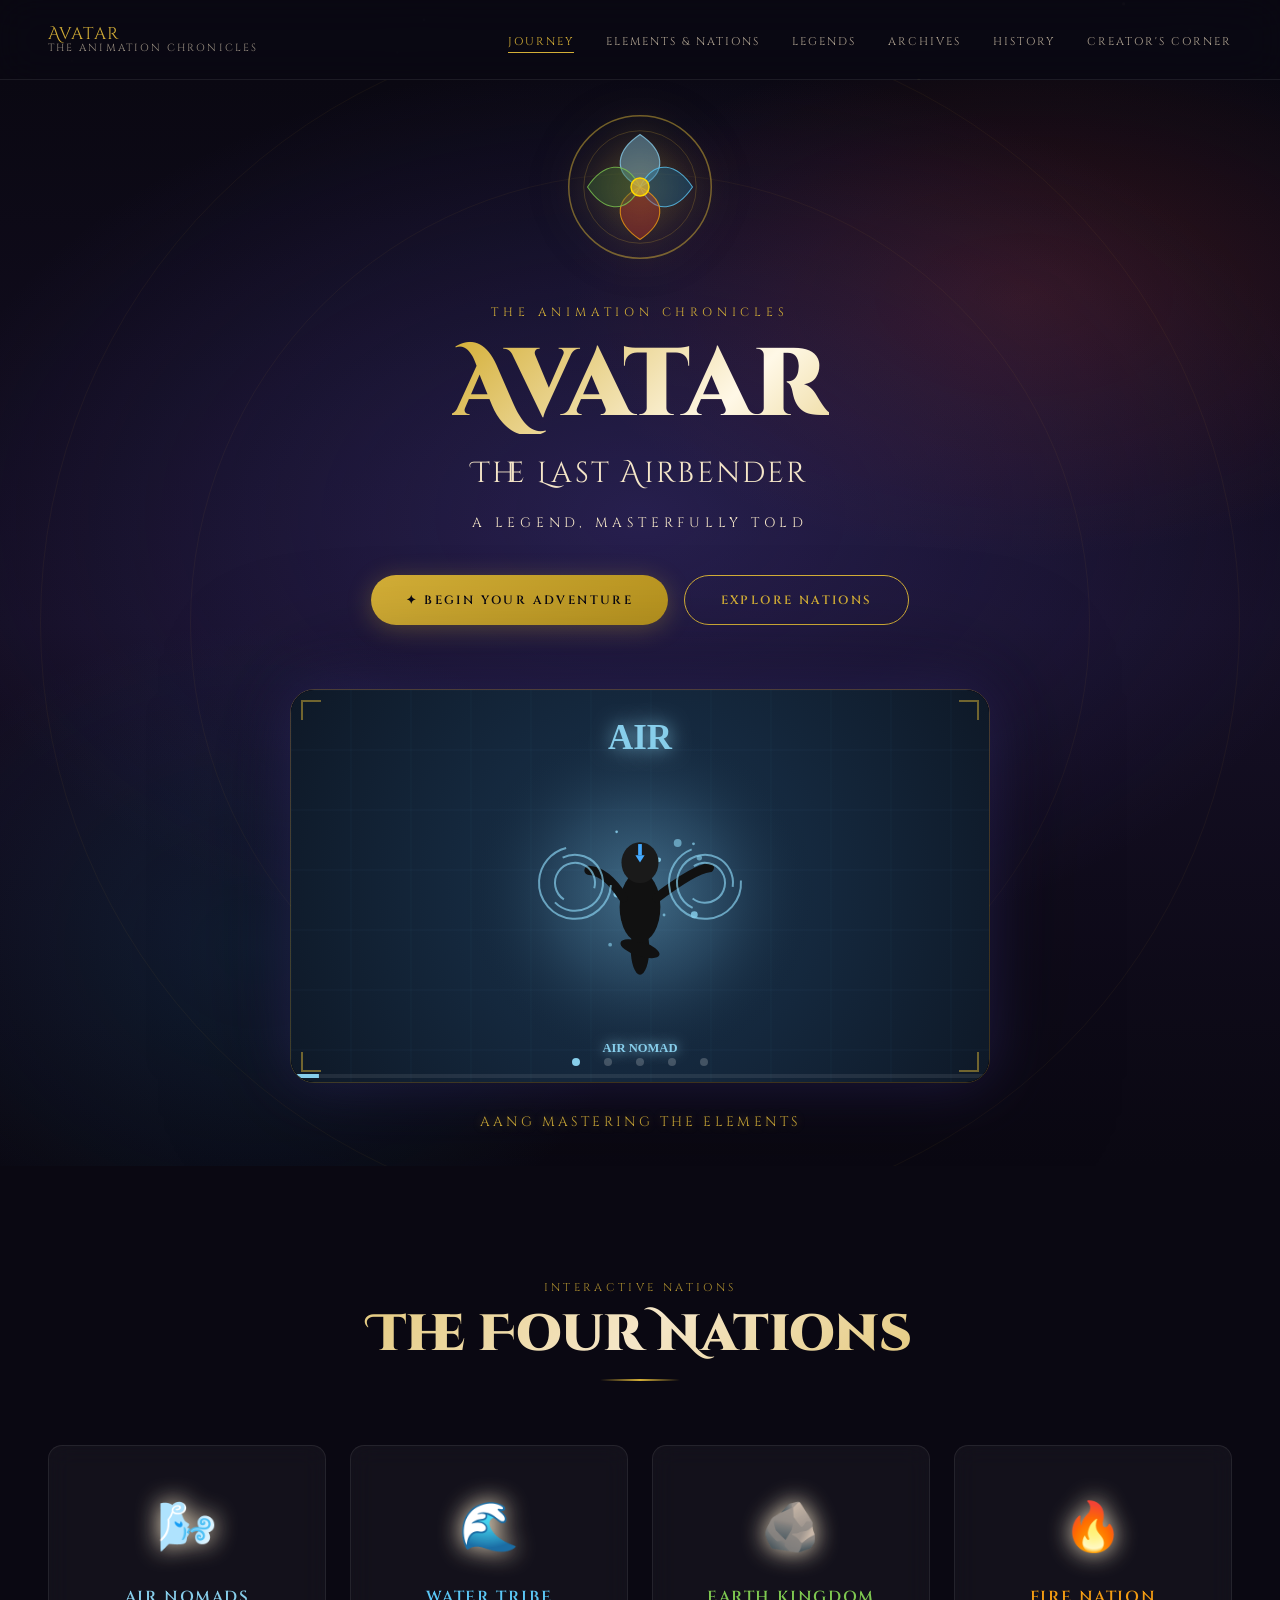
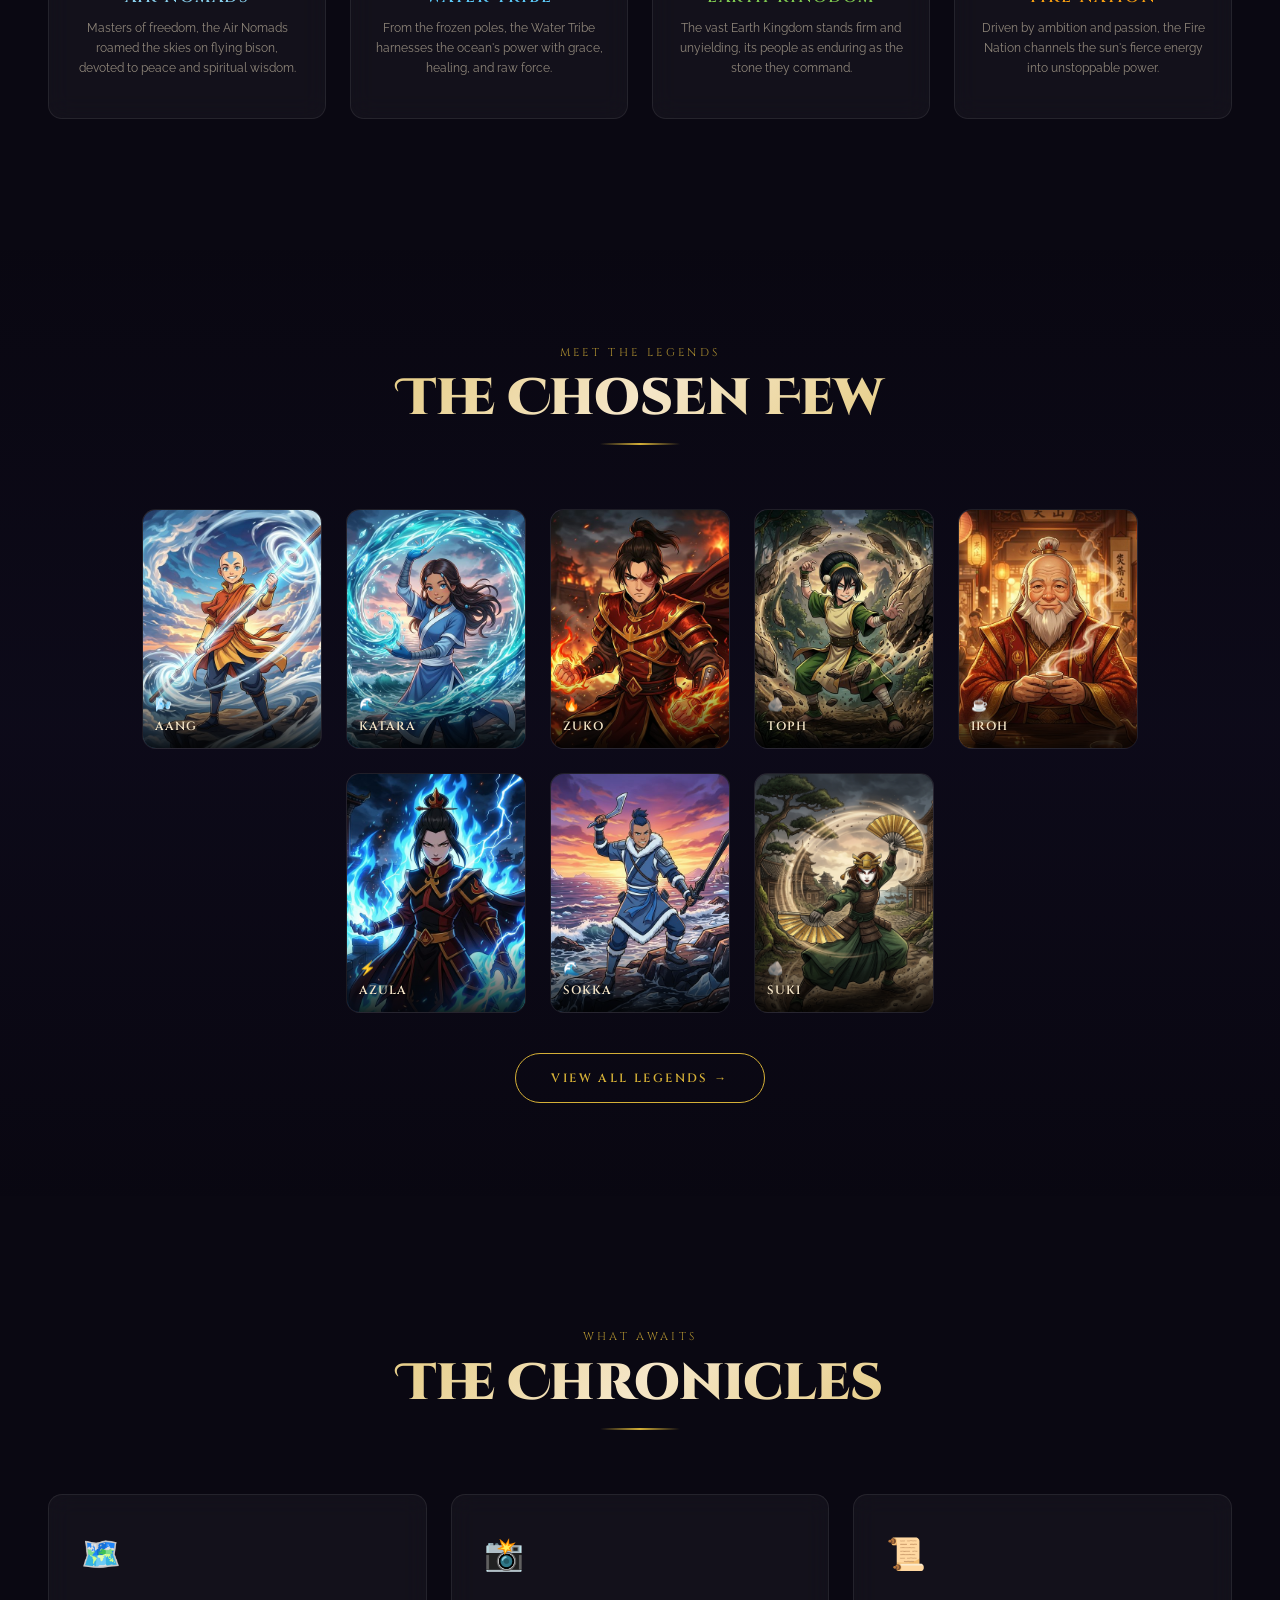
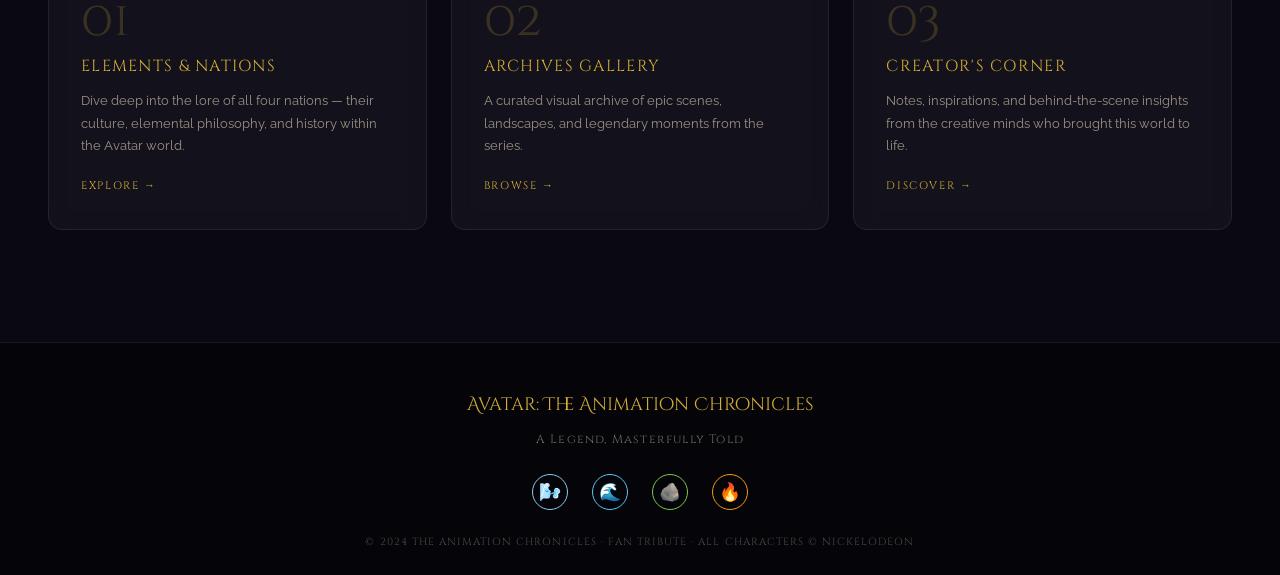
<file: index.html>
<!DOCTYPE html>
<html lang="en">
<head>
  <meta charset="UTF-8"/>
  <meta name="viewport" content="width=device-width, initial-scale=1.0"/>
  <title>Journey (Home) | Avatar: The Animation Chronicles</title>
  <meta name="description" content="Avatar: The Last Airbender – The Animation Chronicles. Begin your journey through the world of bending and legends."/>
  <link rel="stylesheet" href="style.css"/>
  <style>
    /* ── Hero ────────────────────────────────────────────── */
    .hero {
      position: relative;
      min-height: 100vh;
      display: flex;
      flex-direction: column;
      align-items: center;
      justify-content: center;
      text-align: center;
      padding: 2rem clamp(1rem,5vw,3rem);
      overflow: hidden;
    }

    .hero__bg {
      position: absolute;
      inset: 0;
      background:
        radial-gradient(ellipse 80% 60% at 50% 40%, rgba(75,63,160,0.35) 0%, transparent 70%),
        radial-gradient(ellipse 60% 40% at 80% 20%, rgba(192,57,43,0.2) 0%, transparent 60%),
        radial-gradient(ellipse 50% 50% at 20% 80%, rgba(26,102,145,0.2) 0%, transparent 60%),
        linear-gradient(180deg, #0a0812 0%, #150f25 50%, #0a0812 100%);
    }

    /* Animated bg rings */
    .hero__ring {
      position: absolute;
      border-radius: 50%;
      border: 1px solid rgba(212,175,55,0.06);
      pointer-events: none;
    }
    .hero__ring:nth-child(1) { width: 600px; height: 600px; top:50%; left:50%; transform:translate(-50%,-50%); animation: spin-slow 60s linear infinite; }
    .hero__ring:nth-child(2) { width: 900px; height: 900px; top:50%; left:50%; transform:translate(-50%,-50%); animation: spin-slow 80s linear infinite reverse; }
    .hero__ring:nth-child(3) { width: 1200px;height:1200px; top:50%; left:50%; transform:translate(-50%,-50%); animation: spin-slow 100s linear infinite; }

    /* Floating avatar symbol */
    .hero__symbol {
      width: clamp(80px, 15vw, 150px);
      height: clamp(80px, 15vw, 150px);
      margin: 0 auto 2.5rem;
      position: relative;
      animation: float 5s ease-in-out infinite;
    }
    .hero__symbol svg { width: 100%; height: 100%; filter: drop-shadow(0 0 20px rgba(212,175,55,0.6)); }

    .hero__eyebrow {
      font-family: var(--font-heading);
      font-size: clamp(0.6rem, 1.5vw, 0.75rem);
      letter-spacing: 0.4em;
      text-transform: uppercase;
      color: var(--clr-gold);
      opacity: 0.9;
      margin-bottom: 1rem;
      animation: fadeInUp 0.8s var(--ease-smooth) 0.2s both;
    }

    .hero__title {
      font-family: var(--font-display);
      font-size: clamp(2.2rem, 8vw, 6rem);
      font-weight: 900;
      line-height: 1;
      margin-bottom: 1rem;
      animation: fadeInUp 0.8s var(--ease-smooth) 0.4s both;
      background: linear-gradient(135deg, var(--clr-gold) 0%, #fff8e7 40%, var(--clr-gold) 80%);
      background-size: 200% auto;
      -webkit-background-clip: text;
      -webkit-text-fill-color: transparent;
      background-clip: text;
      animation: fadeInUp 0.8s var(--ease-smooth) 0.4s both, shimmer 3s linear infinite;
    }

    .hero__sub {
      font-family: var(--font-display);
      font-size: clamp(1rem, 3vw, 1.8rem);
      color: var(--clr-parchment);
      opacity: 0.7;
      font-weight: 400;
      letter-spacing: 0.08em;
      margin-bottom: 0.8rem;
      animation: fadeInUp 0.8s var(--ease-smooth) 0.6s both;
    }

    .hero__tagline {
      font-family: var(--font-heading);
      font-size: clamp(0.65rem, 1.5vw, 0.85rem);
      letter-spacing: 0.35em;
      text-transform: uppercase;
      color: var(--clr-parchment);
      opacity: 0.45;
      margin-bottom: 2.5rem;
      animation: fadeInUp 0.8s var(--ease-smooth) 0.8s both;
    }

    .hero__cta {
      animation: fadeInUp 0.8s var(--ease-smooth) 1s both;
      display: flex;
      gap: 1rem;
      justify-content: center;
      flex-wrap: wrap;
    }

    /* Video panel */
    .hero__video-panel {
      margin-top: 4rem;
      width: min(700px, 90vw);
      aspect-ratio: 16/9;
      border-radius: var(--radius-lg);
      border: 1px solid rgba(212,175,55,0.25);
      overflow: hidden;
      position: relative;
      animation: fadeInUp 0.8s var(--ease-smooth) 1.2s both;
      box-shadow: 0 0 60px rgba(75,63,160,0.35), 0 0 120px rgba(0,0,0,0.5);
    }

    /* Thumbnail overlay (shown before play) */
    .video-thumb {
      position: absolute; inset: 0;
      display: flex; flex-direction: column;
      align-items: center; justify-content: center;
      background: linear-gradient(135deg,
        rgba(10,8,18,0.85) 0%,
        rgba(75,63,160,0.55) 30%,
        rgba(26,102,145,0.35) 60%,
        rgba(10,8,18,0.85) 100%);
      z-index: 2;
      transition: opacity 0.5s ease;
    }
    .video-thumb.hidden { opacity: 0; pointer-events: none; }

    /* Decorative element rings behind the thumb */
    .video-thumb::before {
      content: ''; position: absolute; inset: 0;
      background:
        radial-gradient(ellipse 60% 60% at 30% 40%, rgba(135,206,235,0.15) 0%, transparent 60%),
        radial-gradient(ellipse 50% 50% at 70% 60%, rgba(192,57,43,0.12) 0%, transparent 60%);
    }

    /* Avatar symbol in thumbnail */
    .video-thumb__symbol {
      font-size: clamp(3rem,8vw,5rem);
      margin-bottom: 1.2rem;
      filter: drop-shadow(0 0 20px rgba(212,175,55,0.8));
      animation: float 4s ease-in-out infinite;
      position: relative; z-index: 1;
    }

    .hero__play-btn {
      width: 80px; height: 80px;
      border-radius: 50%;
      background: rgba(212,175,55,0.15);
      border: 2px solid var(--clr-gold);
      display: flex; align-items: center; justify-content: center;
      margin: 0 auto 1rem;
      font-size: 2rem;
      cursor: pointer;
      transition: all 0.3s;
      animation: pulse-glow 2s ease-in-out infinite;
      position: relative; z-index: 1;
      backdrop-filter: blur(6px);
    }
    .hero__play-btn:hover { background: rgba(212,175,55,0.35); transform: scale(1.12); }

    .hero__video-label {
      font-family: var(--font-heading);
      font-size: 0.72rem;
      letter-spacing: 0.2em;
      color: var(--clr-gold);
      text-transform: uppercase;
      position: relative; z-index: 1;
      text-shadow: 0 0 20px rgba(212,175,55,0.5);
    }
    .video-hint {
      font-family: var(--font-heading);
      font-size: 0.58rem; letter-spacing: 0.15em;
      opacity: 0.35; margin-top: 0.4rem;
      text-transform: uppercase;
      position: relative; z-index: 1;
    }

    /* Actual YouTube iframe */
    .video-iframe-wrap {
      position: absolute; inset: 0; z-index: 1;
    }
    .video-iframe-wrap iframe {
      width: 100%; height: 100%;
      border: none;
    }

    /* ── Nations Strip ───────────────────────────────────── */
    .nations-strip {
      padding: clamp(4rem, 10vw, 7rem) clamp(1rem,5vw,3rem);
      position: relative;
      z-index: 2;
    }
    .nations-grid {
      display: grid;
      grid-template-columns: repeat(4, 1fr);
      gap: 1.5rem;
      margin-top: 0;
    }
    @media(max-width:900px){ .nations-grid { grid-template-columns: repeat(2,1fr); } }
    @media(max-width:500px){ .nations-grid { grid-template-columns: 1fr; } }

    .nation-card {
      padding: 2.5rem 1.5rem;
      text-align: center;
      cursor: pointer;
      border-radius: var(--radius-md);
      background: var(--clr-surface);
      border: 1px solid var(--clr-border);
      backdrop-filter: blur(12px);
      transition: transform 0.35s var(--ease-bounce), box-shadow 0.35s, border-color 0.35s;
      position: relative;
      overflow: hidden;
    }
    .nation-card::before {
      content: '';
      position: absolute;
      inset: 0;
      background: var(--nation-bg);
      opacity: 0;
      transition: opacity 0.3s;
    }
    .nation-card:hover::before { opacity: 1; }
    .nation-card:hover {
      transform: translateY(-10px) scale(1.02);
      border-color: rgba(var(--nation-color-rgb), 0.5);
      box-shadow: 0 20px 60px rgba(0,0,0,0.4), 0 0 30px rgba(var(--nation-color-rgb), 0.15);
    }
    .nation-icon {
      font-size: 3rem;
      margin-bottom: 1rem;
      display: block;
      filter: drop-shadow(0 0 12px currentColor);
    }
    .nation-name {
      font-family: var(--font-heading);
      font-size: 1rem;
      font-weight: 600;
      letter-spacing: 0.1em;
      text-transform: uppercase;
      margin-bottom: 0.4rem;
    }
    .nation-desc {
      font-size: 0.78rem;
      opacity: 0.55;
      line-height: 1.6;
    }

    .nation-card.theme-air   .nation-name { color: var(--clr-air); }
    .nation-card.theme-water .nation-name { color: var(--clr-water-lt); }
    .nation-card.theme-earth .nation-name { color: var(--clr-earth-lt); }
    .nation-card.theme-fire  .nation-name { color: var(--clr-fire-lt); }

    /* ── Legends Preview ─────────────────────────────────── */
    .legends-preview {
      padding: clamp(4rem, 10vw, 7rem) clamp(1rem,5vw,3rem);
      position: relative;
      z-index: 2;
      background: linear-gradient(180deg, transparent, rgba(75,63,160,0.05), transparent);
    }
    .legends-grid {
      display: flex;
      flex-wrap: wrap;
      justify-content: center;
      gap: 1.5rem;
    }
    .legend-thumb {
      width: calc(20% - 1.5rem);
      min-width: 120px;
      max-width: 180px;
      flex-grow: 0;
      flex-shrink: 0;
      border-radius: var(--radius-md);
      overflow: hidden;
      position: relative;
      aspect-ratio: 3/4;
      background: linear-gradient(145deg, rgba(255,255,255,0.05), rgba(0,0,0,0.3));
      border: 1px solid var(--clr-border);
      cursor: pointer;
      transition: transform 0.35s var(--ease-bounce), box-shadow 0.35s, border-color 0.3s;
    }
    @media(max-width:1100px){ .legend-thumb { width: calc(25% - 1.5rem); } }
    @media(max-width:800px) { .legend-thumb { width: calc(33.33% - 1.5rem); } }
    @media(max-width:500px) { .legend-thumb { width: calc(50% - 1.5rem); } }
    .legend-thumb:hover {
      transform: translateY(-8px) scale(1.03);
      border-color: rgba(212,175,55,0.4);
      box-shadow: 0 16px 40px rgba(0,0,0,0.5);
    }
    .legend-thumb img {
      width: 100%; height: 100%;
      object-fit: cover;
      transition: transform 0.5s var(--ease-smooth);
    }
    .legend-thumb:hover img { transform: scale(1.1); }
    .legend-thumb__overlay {
      position: absolute;
      bottom: 0; left: 0; right: 0;
      padding: 1rem 0.75rem 0.75rem;
      background: linear-gradient(transparent, rgba(0,0,0,0.85));
    }
    .legend-thumb__name {
      font-family: var(--font-heading);
      font-size: 0.75rem;
      font-weight: 600;
      letter-spacing: 0.08em;
      color: var(--clr-parchment);
      text-transform: uppercase;
    }
    .legend-thumb__element {
      font-size: 0.85rem;
      display: block;
    }

    /* Sokka SVG portrait */
    .sokka-portrait {
      width: 100%; height: 100%;
      display: block;
      background: radial-gradient(ellipse at 50% 0%, #1c4d78 0%, #0d2a42 45%, #0a0812 100%);
    }

    /* ── Chronicles ──────────────────────────────────────── */
    .chronicles {
      padding: clamp(4rem,10vw,7rem) clamp(1rem,5vw,3rem);
      position: relative;
      z-index: 2;
    }
    .chronicles-grid {
      display: grid;
      grid-template-columns: repeat(3,1fr);
      gap: 1.5rem;
    }
    @media(max-width:800px){ .chronicles-grid{ grid-template-columns: 1fr; } }

    .chronicle-card {
      padding: 2rem;
      border-radius: var(--radius-md);
      background: var(--clr-surface);
      border: 1px solid var(--clr-border);
      backdrop-filter: blur(12px);
      transition: transform 0.3s var(--ease-smooth), border-color 0.3s, box-shadow 0.3s;
    }
    .chronicle-card:hover {
      transform: translateY(-6px);
      border-color: rgba(212,175,55,0.3);
      box-shadow: 0 16px 50px rgba(0,0,0,0.35);
    }
    .chronicle-card__icon { font-size: 2rem; margin-bottom: 1rem; }
    .chronicle-card__num {
      font-family: var(--font-display);
      font-size: 3rem;
      line-height: 1;
      color: var(--clr-gold);
      opacity: 0.2;
      margin-bottom: 0.5rem;
    }
    .chronicle-card__title {
      font-family: var(--font-heading);
      font-size: 1rem;
      color: var(--clr-gold);
      margin-bottom: 0.6rem;
      text-transform: uppercase;
      letter-spacing: 0.08em;
    }
    .chronicle-card__text {
      font-size: 0.83rem;
      opacity: 0.6;
      line-height: 1.7;
    }
    .chronicle-card__link {
      display: inline-flex;
      align-items: center;
      gap: 0.4rem;
      margin-top: 1.2rem;
      font-family: var(--font-heading);
      font-size: 0.68rem;
      letter-spacing: 0.15em;
      text-transform: uppercase;
      color: var(--clr-gold);
      border-bottom: 1px solid transparent;
      transition: border-color 0.3s;
    }
    .chronicle-card__link:hover { border-color: var(--clr-gold); }
  </style>
</head>
<body>
  <canvas id="particles-canvas"></canvas>

  <div class="page-wrapper">

    <!-- ═══ HERO ════════════════════════════════════════════ -->
    <section class="hero">
      <div class="hero__bg"></div>
      <div class="hero__ring"></div>
      <div class="hero__ring"></div>
      <div class="hero__ring"></div>

      <div style="position:relative;z-index:2;display:flex;flex-direction:column;align-items:center;">
        <!-- Avatar Circle Symbol -->
        <div class="hero__symbol">
          <svg viewBox="0 0 200 200" xmlns="http://www.w3.org/2000/svg">
            <circle cx="100" cy="100" r="95" fill="none" stroke="rgba(212,175,55,0.5)" stroke-width="2"/>
            <circle cx="100" cy="100" r="75" fill="none" stroke="rgba(212,175,55,0.3)" stroke-width="1"/>
            <!-- Air arrow -->
            <path d="M100 30 C130 50, 140 80, 100 100 C60 80, 70 50, 100 30Z" fill="rgba(135,206,235,0.4)" stroke="rgba(135,206,235,0.8)" stroke-width="1.5"/>
            <!-- Water -->
            <path d="M170 100 C150 130, 120 140, 100 100 C120 60, 150 70, 170 100Z" fill="rgba(26,102,145,0.4)" stroke="rgba(91,199,245,0.8)" stroke-width="1.5"/>
            <!-- Fire -->
            <path d="M100 170 C70 150, 60 120, 100 100 C140 120, 130 150, 100 170Z" fill="rgba(192,57,43,0.4)" stroke="rgba(243,156,18,0.8)" stroke-width="1.5"/>
            <!-- Earth -->
            <path d="M30 100 C50 70, 80 60, 100 100 C80 140, 50 130, 30 100Z" fill="rgba(58,107,53,0.4)" stroke="rgba(126,200,80,0.8)" stroke-width="1.5"/>
            <circle cx="100" cy="100" r="12" fill="rgba(212,175,55,0.8)" stroke="gold" stroke-width="2"/>
          </svg>
        </div>

        <p class="hero__eyebrow">The Animation Chronicles</p>
        <h1 class="hero__title">Avatar</h1>
        <p class="hero__sub">The Last Airbender</p>
        <p class="hero__tagline">A Legend, Masterfully Told</p>

        <div class="hero__cta">
          <a href="legends.html" class="btn btn-primary">✦ Begin Your Adventure</a>
          <a href="elements.html" class="btn btn-outline">Explore Nations</a>
        </div>

        <div class="hero__video-panel">
          <iframe
            src="aang_animation.html"
            title="Aang Mastering the Elements"
            style="position:absolute; top:0; left:0; width:100%; height:100%; border:none; object-fit:cover; margin:0; padding:0;"
            scrolling="no"
            allowtransparency="true">
          </iframe>

          <!-- Corner border accents -->
          <div style="position:absolute;top:10px;left:10px;width:20px;height:20px;
               border-top:2px solid rgba(212,175,55,0.5);border-left:2px solid rgba(212,175,55,0.5);
               pointer-events:none;z-index:10;"></div>
          <div style="position:absolute;top:10px;right:10px;width:20px;height:20px;
               border-top:2px solid rgba(212,175,55,0.5);border-right:2px solid rgba(212,175,55,0.5);
               pointer-events:none;z-index:10;"></div>
          <div style="position:absolute;bottom:10px;left:10px;width:20px;height:20px;
               border-bottom:2px solid rgba(212,175,55,0.5);border-left:2px solid rgba(212,175,55,0.5);
               pointer-events:none;z-index:10;"></div>
          <div style="position:absolute;bottom:10px;right:10px;width:20px;height:20px;
               border-bottom:2px solid rgba(212,175,55,0.5);border-right:2px solid rgba(212,175,55,0.5);
               pointer-events:none;z-index:10;"></div>
        </div>

        <p style="font-family:'Cinzel',serif;font-size:0.85rem;letter-spacing:0.25em;color:rgba(212,175,55,0.9);text-transform:uppercase;text-align:center;margin-top:1.8rem;text-shadow:0 0 10px rgba(212,175,55,0.4);animation: fadeInUp 0.8s var(--ease-smooth) 1.2s both;">
          AANG MASTERING THE ELEMENTS
        </p>
      </div>
    </section>

    <!-- ═══ INTERACTIVE NATIONS ═══════════════════════════ -->
    <section class="nations-strip">
      <div class="section-title reveal">
        <p class="section-title__eyebrow">Interactive Nations</p>
        <h2 class="section-title__main">The Four Nations</h2>
        <div class="section-title__divider"></div>
      </div>
      <div class="nations-grid">
        <div class="nation-card theme-air reveal reveal-delay-1">
          <span class="nation-icon">🌬️</span>
          <div class="nation-name">Air Nomads</div>
          <p class="nation-desc">Masters of freedom, the Air Nomads roamed the skies on flying bison, devoted to peace and spiritual wisdom.</p>
        </div>
        <div class="nation-card theme-water reveal reveal-delay-2">
          <span class="nation-icon">🌊</span>
          <div class="nation-name">Water Tribe</div>
          <p class="nation-desc">From the frozen poles, the Water Tribe harnesses the ocean's power with grace, healing, and raw force.</p>
        </div>
        <div class="nation-card theme-earth reveal reveal-delay-3">
          <span class="nation-icon">🪨</span>
          <div class="nation-name">Earth Kingdom</div>
          <p class="nation-desc">The vast Earth Kingdom stands firm and unyielding, its people as enduring as the stone they command.</p>
        </div>
        <div class="nation-card theme-fire reveal reveal-delay-4">
          <span class="nation-icon">🔥</span>
          <div class="nation-name">Fire Nation</div>
          <p class="nation-desc">Driven by ambition and passion, the Fire Nation channels the sun's fierce energy into unstoppable power.</p>
        </div>
      </div>
    </section>

    <!-- ═══ MEET THE LEGENDS ═══════════════════════════════ -->
    <section class="legends-preview">
      <div class="section-title reveal">
        <p class="section-title__eyebrow">Meet The Legends</p>
        <h2 class="section-title__main">The Chosen Few</h2>
        <div class="section-title__divider"></div>
      </div>
      <div class="legends-grid">
        <!-- Aang -->
        <a href="legends.html#aang" class="legend-thumb reveal reveal-delay-1">
          <img src="aang.png" alt="Aang – The Avatar"/>
          <div class="legend-thumb__overlay">
            <span class="legend-thumb__element">🌬️</span>
            <div class="legend-thumb__name">Aang</div>
          </div>
        </a>
        <!-- Katara -->
        <a href="legends.html#katara" class="legend-thumb reveal reveal-delay-2">
          <img src="katara.png" alt="Katara – Water Bender"/>
          <div class="legend-thumb__overlay">
            <span class="legend-thumb__element">🌊</span>
            <div class="legend-thumb__name">Katara</div>
          </div>
        </a>
        <!-- Zuko -->
        <a href="legends.html#zuko" class="legend-thumb reveal reveal-delay-3">
          <img src="zuko.png" alt="Zuko – Fire Prince"/>
          <div class="legend-thumb__overlay">
            <span class="legend-thumb__element">🔥</span>
            <div class="legend-thumb__name">Zuko</div>
          </div>
        </a>
        <!-- Toph -->
        <a href="legends.html#toph" class="legend-thumb reveal reveal-delay-4">
          <img src="toph.png" alt="Toph – Earth Bender"/>
          <div class="legend-thumb__overlay">
            <span class="legend-thumb__element">🪨</span>
            <div class="legend-thumb__name">Toph</div>
          </div>
        </a>
        <!-- Iroh -->
        <a href="legends.html#iroh" class="legend-thumb reveal reveal-delay-1">
          <img src="iroh.png" alt="Iroh – Dragon of the West"/>
          <div class="legend-thumb__overlay">
            <span class="legend-thumb__element">☕</span>
            <div class="legend-thumb__name">Iroh</div>
          </div>
        </a>
        <!-- Azula -->
        <a href="legends.html#azula" class="legend-thumb reveal reveal-delay-2">
          <img src="azula.png" alt="Azula – Fire Princess"/>
          <div class="legend-thumb__overlay">
            <span class="legend-thumb__element">⚡</span>
            <div class="legend-thumb__name">Azula</div>
          </div>
        </a>
        <!-- Sokka -->
        <a href="legends.html#sokka" class="legend-thumb reveal reveal-delay-3">
          <img src="sokka.jpg" alt="Sokka – Warrior Strategist"/>
          <div class="legend-thumb__overlay">
            <span class="legend-thumb__element">🌊</span>
            <div class="legend-thumb__name">Sokka</div>
          </div>
        </a>
        <!-- Suki -->
        <a href="legends.html#suki" class="legend-thumb reveal reveal-delay-4">
          <img src="Suki.png" alt="Suki – Kyoshi Warrior"/>
          <div class="legend-thumb__overlay">
            <span class="legend-thumb__element">🪨</span>
            <div class="legend-thumb__name">Suki</div>
          </div>
        </a>
      </div>
      <div style="text-align:center;margin-top:2.5rem;" class="reveal">
        <a href="legends.html" class="btn btn-outline">View All Legends →</a>
      </div>
    </section>

    <!-- ═══ CHRONICLES FEATURES ════════════════════════════ -->
    <section class="chronicles">
      <div class="section-title reveal">
        <p class="section-title__eyebrow">What Awaits</p>
        <h2 class="section-title__main">The Chronicles</h2>
        <div class="section-title__divider"></div>
      </div>
      <div class="chronicles-grid">
        <div class="chronicle-card reveal reveal-delay-1">
          <div class="chronicle-card__icon">🗺️</div>
          <div class="chronicle-card__num">01</div>
          <div class="chronicle-card__title">Elements & Nations</div>
          <p class="chronicle-card__text">Dive deep into the lore of all four nations — their culture, elemental philosophy, and history within the Avatar world.</p>
          <a href="elements.html" class="chronicle-card__link">Explore → </a>
        </div>
        <div class="chronicle-card reveal reveal-delay-2">
          <div class="chronicle-card__icon">📸</div>
          <div class="chronicle-card__num">02</div>
          <div class="chronicle-card__title">Archives Gallery</div>
          <p class="chronicle-card__text">A curated visual archive of epic scenes, landscapes, and legendary moments from the series.</p>
          <a href="gallery.html" class="chronicle-card__link">Browse → </a>
        </div>
        <div class="chronicle-card reveal reveal-delay-3">
          <div class="chronicle-card__icon">📜</div>
          <div class="chronicle-card__num">03</div>
          <div class="chronicle-card__title">Creator's Corner</div>
          <p class="chronicle-card__text">Notes, inspirations, and behind-the-scene insights from the creative minds who brought this world to life.</p>
          <a href="creator.html" class="chronicle-card__link">Discover → </a>
        </div>
      </div>
    </section>

  </div><!-- /page-wrapper -->

  <script src="nav.js"></script>
  <script>
    // Init scroll reveal
    document.querySelectorAll('.reveal').forEach(el => {
      new IntersectionObserver((entries) => {
        entries.forEach(e => { if(e.isIntersecting){ e.target.classList.add('visible'); } });
      }, { threshold: 0.1 }).observe(el);
    });

    // Parallax hero rings
    document.addEventListener('scroll', () => {
      const y = window.scrollY;
      document.querySelectorAll('.hero__ring').forEach((r,i) => {
        r.style.transform = `translate(-50%,-50%) rotate(${y * (i+1) * 0.02}deg)`;
      });
    }, { passive: true });

    // ── YouTube Video Player ──────────────────────────────
    // Using the official Avatar: The Last Airbender clip (Nickelodeon)
    // Video: "Avatar: The Last Airbender - Official Opening" — a well-known ATLA clip on YouTube
    const YT_VIDEO_ID = 'bTWHGHbjJjY'; // ATLA Aang's journey / elements mashup

    const playBtn   = document.getElementById('play-btn');
    const thumb     = document.getElementById('video-thumb');
    const iframeWrap= document.getElementById('video-iframe-wrap');
    const iframe    = document.getElementById('yt-iframe');

    function loadVideo() {
      // Set iframe src with autoplay
      iframe.src = `https://www.youtube.com/embed/${YT_VIDEO_ID}?autoplay=1&rel=0&modestbranding=1&color=white`;
      iframeWrap.style.display = 'block';
      thumb.classList.add('hidden');
    }

    playBtn.addEventListener('click', loadVideo);
    document.getElementById('video-panel').addEventListener('click', loadVideo);
  </script>
</body>
</html>
</file>
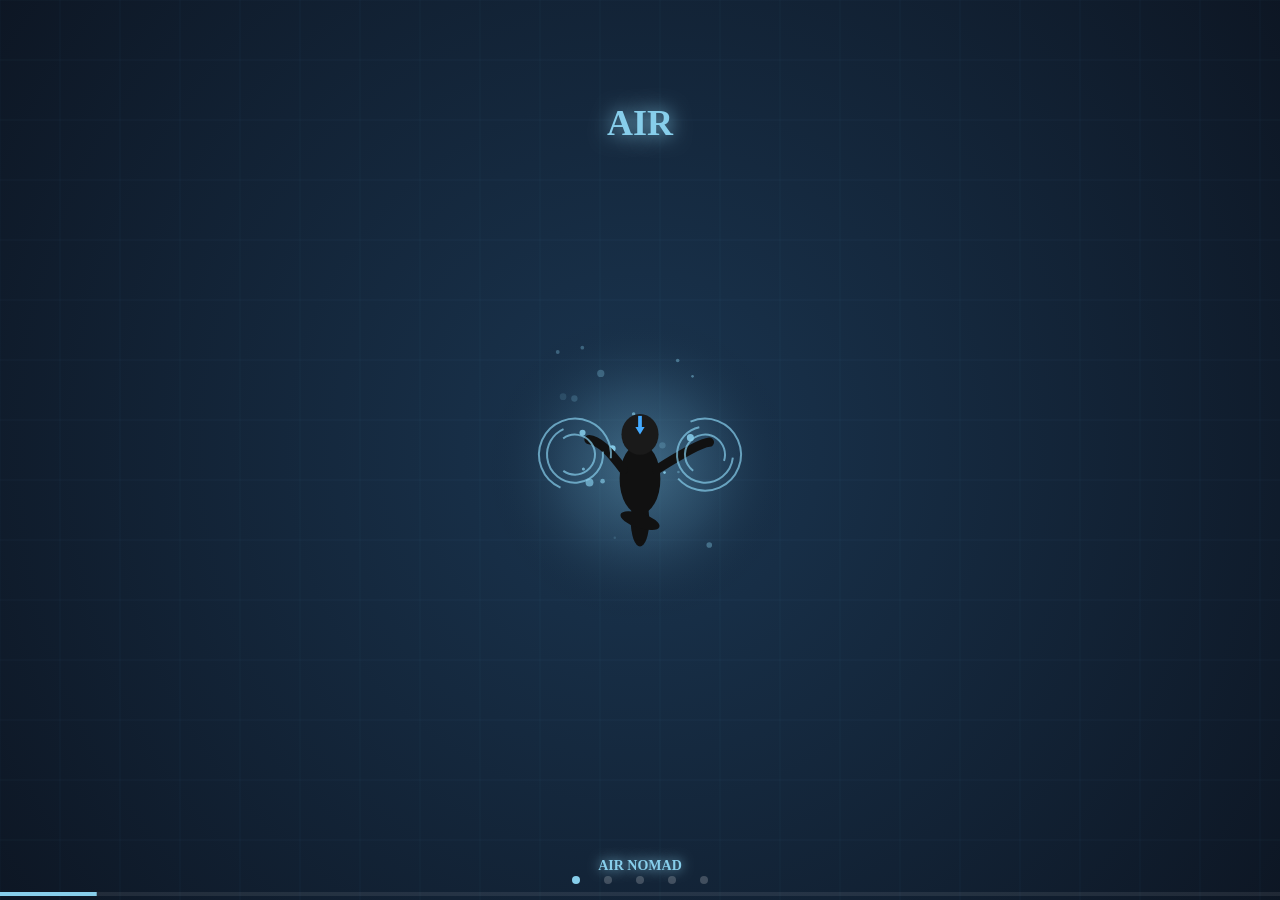
<file: aang_animation.html>
<!DOCTYPE html>
<html lang="en">
<head>
<meta charset="UTF-8"/>
<title>Aang – Mastering the Elements</title>
<style>
  html, body {
    margin: 0;
    padding: 0;
    width: 100%;
    height: 100%;
    overflow: hidden;
    background: #050308;
  }
  canvas {
    display: block;
    width: 100%;
    height: 100%;
    object-fit: cover;
  }
</style>
</head>
<body>
<canvas id="c"></canvas>
<script>
(function(){
  const c=document.getElementById('c');
  const ctx=c.getContext('2d');
  let W,H;
  function resize(){W=c.width=c.offsetWidth;H=c.height=c.offsetHeight;}
  resize();
  window.addEventListener('resize',resize);

  // Phases: air, water, earth, fire, avatar
  const phases=[
    {name:'AIR',color:'#87CEEB',dark:'#1a3550',accent:'rgba(135,206,235,',label:'Air Nomad'},
    {name:'WATER',color:'#5bc7f5',dark:'#0d2040',accent:'rgba(91,199,245,',label:'Waterbender'},
    {name:'EARTH',color:'#7ec850',dark:'#0d2010',accent:'rgba(126,200,80,',label:'Earthbender'},
    {name:'FIRE',color:'#f39c12',dark:'#2a0808',accent:'rgba(243,156,18,',label:'Firebender'},
    {name:'AVATAR STATE',color:'#d4af37',dark:'#1a1030',accent:'rgba(212,175,55,',label:'The Avatar'},
  ];
  let phase=0,t=0,phaseT=0,particles=[],rings=[];
  const PHASE_DUR=180; // frames per phase

  // Particle pool
  function spawnParticle(ph){
    const col=phases[ph].accent;
    const angle=Math.random()*Math.PI*2;
    const speed=Math.random()*2+0.5;
    const life=Math.random()*60+40;
    let vx=Math.cos(angle)*speed,vy=Math.sin(angle)*speed;
    if(ph===4){vx*=1.5;vy*=1.5;}
    return{x:W/2+(Math.random()-0.5)*120,y:H/2+(Math.random()-0.5)*80,
           vx,vy,r:Math.random()*3+1,life,maxLife:life,col};
  }
  function spawnRing(ph){
    return{r:0,maxR:Math.max(W,H)*0.8,speed:4,alpha:0.6,col:phases[ph].color};
  }

  // Draw Aang silhouette (stylized)
  function drawAang(ph,progress){
    const cx=W/2, cy=H*0.52;
    const glow=phases[ph].color;
    // Aura glow behind
    const auraR = 80+Math.sin(t*0.05)*10 + (ph===4?30:0);
    const grad=ctx.createRadialGradient(cx,cy,0,cx,cy,auraR*2);
    grad.addColorStop(0,phases[ph].accent+'0.35)');
    grad.addColorStop(0.5,phases[ph].accent+'0.12)');
    grad.addColorStop(1,'transparent');
    ctx.beginPath();
    ctx.arc(cx,cy,auraR*2,0,Math.PI*2);
    ctx.fillStyle=grad;
    ctx.fill();

    // Avatar state eye/arrow glow
    if(ph===4){
      ctx.save();
      ctx.shadowColor='#d4af37';
      ctx.shadowBlur=30;
    }

    // Body (standing meditation pose with arms out for bending)
    const bob=Math.sin(t*0.04)*4;
    const scale=0.9+Math.sin(t*0.03)*0.03;
    ctx.save();
    ctx.translate(cx,cy+bob);
    ctx.scale(scale,scale);
    ctx.fillStyle='#111';

    // Legs
    ctx.beginPath();
    ctx.ellipse(0,55,10,28,0,0,Math.PI*2);
    ctx.fill();
    ctx.beginPath();
    ctx.ellipse(0,55,22,8,Math.PI*0.1,0,Math.PI*2);
    ctx.fill();

    // Torso & robe
    ctx.beginPath();
    ctx.ellipse(0,10,22,38,0,0,Math.PI*2);
    ctx.fill();

    // Arms extended based on phase
    const armAngle = ph===0 ? -Math.PI*0.3 : ph===2 ? -Math.PI*0.15 : -Math.PI*0.25;
    const armWave = Math.sin(t*0.06)*0.15;
    // Left arm
    ctx.beginPath();
    ctx.moveTo(-18,0);
    ctx.quadraticCurveTo(-50+Math.cos(armWave+armAngle)*20,-30+Math.sin(armWave)*10,
                         -65+Math.cos(armWave)*10,-15+Math.sin(armWave+armAngle)*20);
    ctx.lineWidth=10;
    ctx.strokeStyle='#111';
    ctx.lineCap='round';
    ctx.stroke();
    // Right arm
    ctx.beginPath();
    ctx.moveTo(18,0);
    ctx.quadraticCurveTo(50+Math.cos(-armWave+armAngle)*20,-30+Math.sin(-armWave)*10,
                         65+Math.cos(-armWave)*10,-15+Math.sin(-armWave+armAngle)*20);
    ctx.stroke();

    // Head (bald)
    ctx.fillStyle='#1a1a1a';
    ctx.beginPath();
    ctx.ellipse(0,-38,20,22,0,0,Math.PI*2);
    ctx.fill();
    // Arrow on forehead (blue) pointing down
    ctx.fillStyle=ph===4?'#fff':'#4af';
    ctx.beginPath();
    ctx.moveTo(0,-38);   // Bottom point (nose)
    ctx.lineTo(-5,-46);  // Top left
    ctx.lineTo(5,-46);   // Top right
    ctx.closePath();
    ctx.fill();
    // Arrow tail (going up over the head)
    ctx.fillStyle=ph===4?'#fff':'#4af';
    ctx.fillRect(-2,-58,4,12);
    // Eye glow in avatar state
    if(ph===4){
      ctx.fillStyle='#ffe';
      ctx.beginPath();ctx.ellipse(-7,-38,4,3,0,0,Math.PI*2);ctx.fill();
      ctx.beginPath();ctx.ellipse(7,-38,4,3,0,0,Math.PI*2);ctx.fill();
    }
    ctx.restore();
    if(ph===4) ctx.restore();

    // Element effects at hands
    drawElementEffect(ph,cx-65,cy-15+bob,cx+65,cy-15+bob,t);
  }

  function drawElementEffect(ph,lx,ly,rx,ry,tick){
    const col=phases[ph].color;
    const acc=phases[ph].accent;
    if(ph===0){// Air — swirl rings
      for(let i=0;i<3;i++){
        const angle=tick*0.06+i*(Math.PI*2/3);
        const sr=20+i*8;
        ctx.beginPath();
        ctx.arc(lx,ly,sr,angle,angle+Math.PI*1.4);
        ctx.strokeStyle=acc+'0.7)';
        ctx.lineWidth=2;
        ctx.stroke();
        ctx.beginPath();
        ctx.arc(rx,ry,sr,-angle,-angle+Math.PI*1.4);
        ctx.stroke();
      }
    } else if(ph===1){// Water — wave shape
      ctx.save();
      for(let side=0;side<2;side++){
        const bx=side===0?lx:rx;
        ctx.beginPath();
        for(let a=0;a<Math.PI*2;a+=0.1){
          const wx=bx+Math.cos(a)*25;
          const wy=ly+Math.sin(a+(side===0?tick:-tick)*0.05)*18;
          a===0?ctx.moveTo(wx,wy):ctx.lineTo(wx,wy);
        }
        ctx.closePath();
        ctx.fillStyle=acc+'0.25)';
        ctx.strokeStyle=acc+'0.8)';
        ctx.lineWidth=2;
        ctx.fill();ctx.stroke();
      }
      ctx.restore();
    } else if(ph===2){// Earth — rock chunks
      const numRocks=5;
      for(let i=0;i<numRocks;i++){
        const a=tick*0.04+i*(Math.PI*2/numRocks);
        for(let side=0;side<2;side++){
          const bx=side===0?lx:rx;
          const rx2=bx+Math.cos(a)*(22+i*3);
          const ry2=ly+Math.sin(a)*(14+i*2);
          ctx.save();
          ctx.translate(rx2,ry2);
          ctx.rotate(a*0.5);
          ctx.fillStyle=acc+'0.85)';
          ctx.beginPath();
          ctx.rect(-5,-4,10,8);
          ctx.fill();
          ctx.restore();
        }
      }
    } else if(ph===3){// Fire — flame tips
      for(let side=0;side<2;side++){
        const bx=side===0?lx:rx;
        for(let fi=0;fi<6;fi++){
          const fa=tick*0.08+fi*1.05+side;
          const fr=18+Math.sin(tick*0.1+fi)*6;
          const fx=bx+Math.cos(fa)*fr;
          const fy=ly+Math.sin(fa)*fr*0.7;
          const fGrad=ctx.createRadialGradient(fx,fy,0,fx,fy,10);
          fGrad.addColorStop(0,'rgba(255,200,50,0.9)');
          fGrad.addColorStop(0.5,acc+'0.5)');
          fGrad.addColorStop(1,'transparent');
          ctx.beginPath();
          ctx.arc(fx,fy,10,0,Math.PI*2);
          ctx.fillStyle=fGrad;
          ctx.fill();
        }
      }
    } else if(ph===4){// Avatar — all elements combined
      const layers=[
        {col:'rgba(135,206,235,',spd:0.03},
        {col:'rgba(91,199,245,',spd:0.05},
        {col:'rgba(126,200,80,',spd:0.04},
        {col:'rgba(243,156,18,',spd:0.07},
        {col:'rgba(212,175,55,',spd:0.09},
      ];
      layers.forEach((l,i)=>{
        const a=tick*l.spd+i*(Math.PI*2/layers.length);
        const orbitR=30+i*10;
        for(let side=0;side<2;side++){
          const bx=side===0?lx:rx;
          const ox=bx+Math.cos(a+(side?Math.PI:0))*orbitR;
          const oy=ly+Math.sin(a+(side?Math.PI:0))*orbitR*0.6;
          const bGrad=ctx.createRadialGradient(ox,oy,0,ox,oy,12);
          bGrad.addColorStop(0,l.col+'1)');
          bGrad.addColorStop(1,l.col+'0)');
          ctx.beginPath();
          ctx.arc(ox,oy,12,0,Math.PI*2);
          ctx.fillStyle=bGrad;
          ctx.fill();
        }
      });
    }
  }

  // HUD
  function drawHUD(){
    const ph=phases[Math.floor(phase)];
    const nextPh=phases[(Math.floor(phase)+1)%phases.length];
    // Progress bar at bottom
    const barH=4, barY=H-barH*2;
    ctx.fillStyle='rgba(255,255,255,0.08)';
    ctx.fillRect(0,barY,W,barH);
    const totalProgress=(phase*PHASE_DUR+phaseT)/(phases.length*PHASE_DUR);
    ctx.fillStyle=ph.color;
    ctx.fillRect(0,barY,W*totalProgress,barH);
    // Phase dots
    phases.forEach((_,i)=>{
      const dx=W/2+(i-2)*32;
      ctx.beginPath();
      ctx.arc(dx,H-20,4,0,Math.PI*2);
      ctx.fillStyle=i===Math.floor(phase)?phases[i].color:'rgba(255,255,255,0.2)';
      ctx.fill();
    });
    // Element label
    ctx.font='bold '+clamp(10,W*0.018,14)+'px "Cinzel",serif';
    ctx.fillStyle=ph.color;
    ctx.textAlign='center';
    ctx.shadowColor=ph.color;
    ctx.shadowBlur=12;
    ctx.fillText(ph.label.toUpperCase(),W/2,H - 30);
    ctx.shadowBlur=0;
    // Phase name
    ctx.font='bold '+clamp(18,W*0.05,36)+'px "Cinzel Decorative",serif';
    ctx.fillStyle=ph.color;
    ctx.shadowColor=ph.color;
    ctx.shadowBlur=20;
    ctx.fillText(ph.name,W/2,H*0.15);
    ctx.shadowBlur=0;
  }

  function clamp(min,val,max){return Math.max(min,Math.min(max,val));}

  let lastSpawn=0;
  function frame(){
    requestAnimationFrame(frame);
    t++;
    phaseT++;
    if(phaseT>=PHASE_DUR){phaseT=0;phase=(phase+1)%phases.length;rings.push(spawnRing(phase));}
    const phI=Math.floor(phase);
    // Spawn particles
    if(t-lastSpawn>2){
      particles.push(spawnParticle(phI));
      if(phI===4){particles.push(spawnParticle(phI));particles.push(spawnParticle(phI));}
      lastSpawn=t;
    }
    if(particles.length>200)particles.splice(0,particles.length-200);

    // BG
    const ph=phases[phI];
    const bgGrad=ctx.createRadialGradient(W/2,H/2,0,W/2,H/2,Math.max(W,H));
    bgGrad.addColorStop(0,ph.dark);
    bgGrad.addColorStop(1,'#050308');
    ctx.fillStyle=bgGrad;
    ctx.fillRect(0,0,W,H);

    // Rings
    rings=rings.filter(r=>{
      r.r+=r.speed;
      r.alpha*=0.97;
      if(r.alpha<0.005)return false;
      ctx.beginPath();
      ctx.arc(W/2,H/2,r.r,0,Math.PI*2);
      ctx.strokeStyle=r.col;
      ctx.globalAlpha=r.alpha;
      ctx.lineWidth=2;
      ctx.stroke();
      ctx.globalAlpha=1;
      return true;
    });

    // Grid background lines
    ctx.strokeStyle=phases[phI].accent+'0.04)';
    ctx.lineWidth=1;
    const grid=60;
    for(let x=0;x<W;x+=grid){ctx.beginPath();ctx.moveTo(x,0);ctx.lineTo(x,H);ctx.stroke();}
    for(let y=0;y<H;y+=grid){ctx.beginPath();ctx.moveTo(0,y);ctx.lineTo(W,y);ctx.stroke();}

    // Particles
    particles=particles.filter(p=>{
      p.x+=p.vx; p.y+=p.vy; p.vy-=0.02; p.life--;
      if(p.life<=0)return false;
      const alpha=p.life/p.maxLife;
      ctx.beginPath();
      ctx.arc(p.x,p.y,p.r,0,Math.PI*2);
      ctx.fillStyle=p.col+alpha+')';
      ctx.fill();
      return true;
    });

    // Aang
    drawAang(phI,phaseT/PHASE_DUR);

    // HUD
    drawHUD();
  }
  frame();
})();
</script>
</body>
</html>
</file>
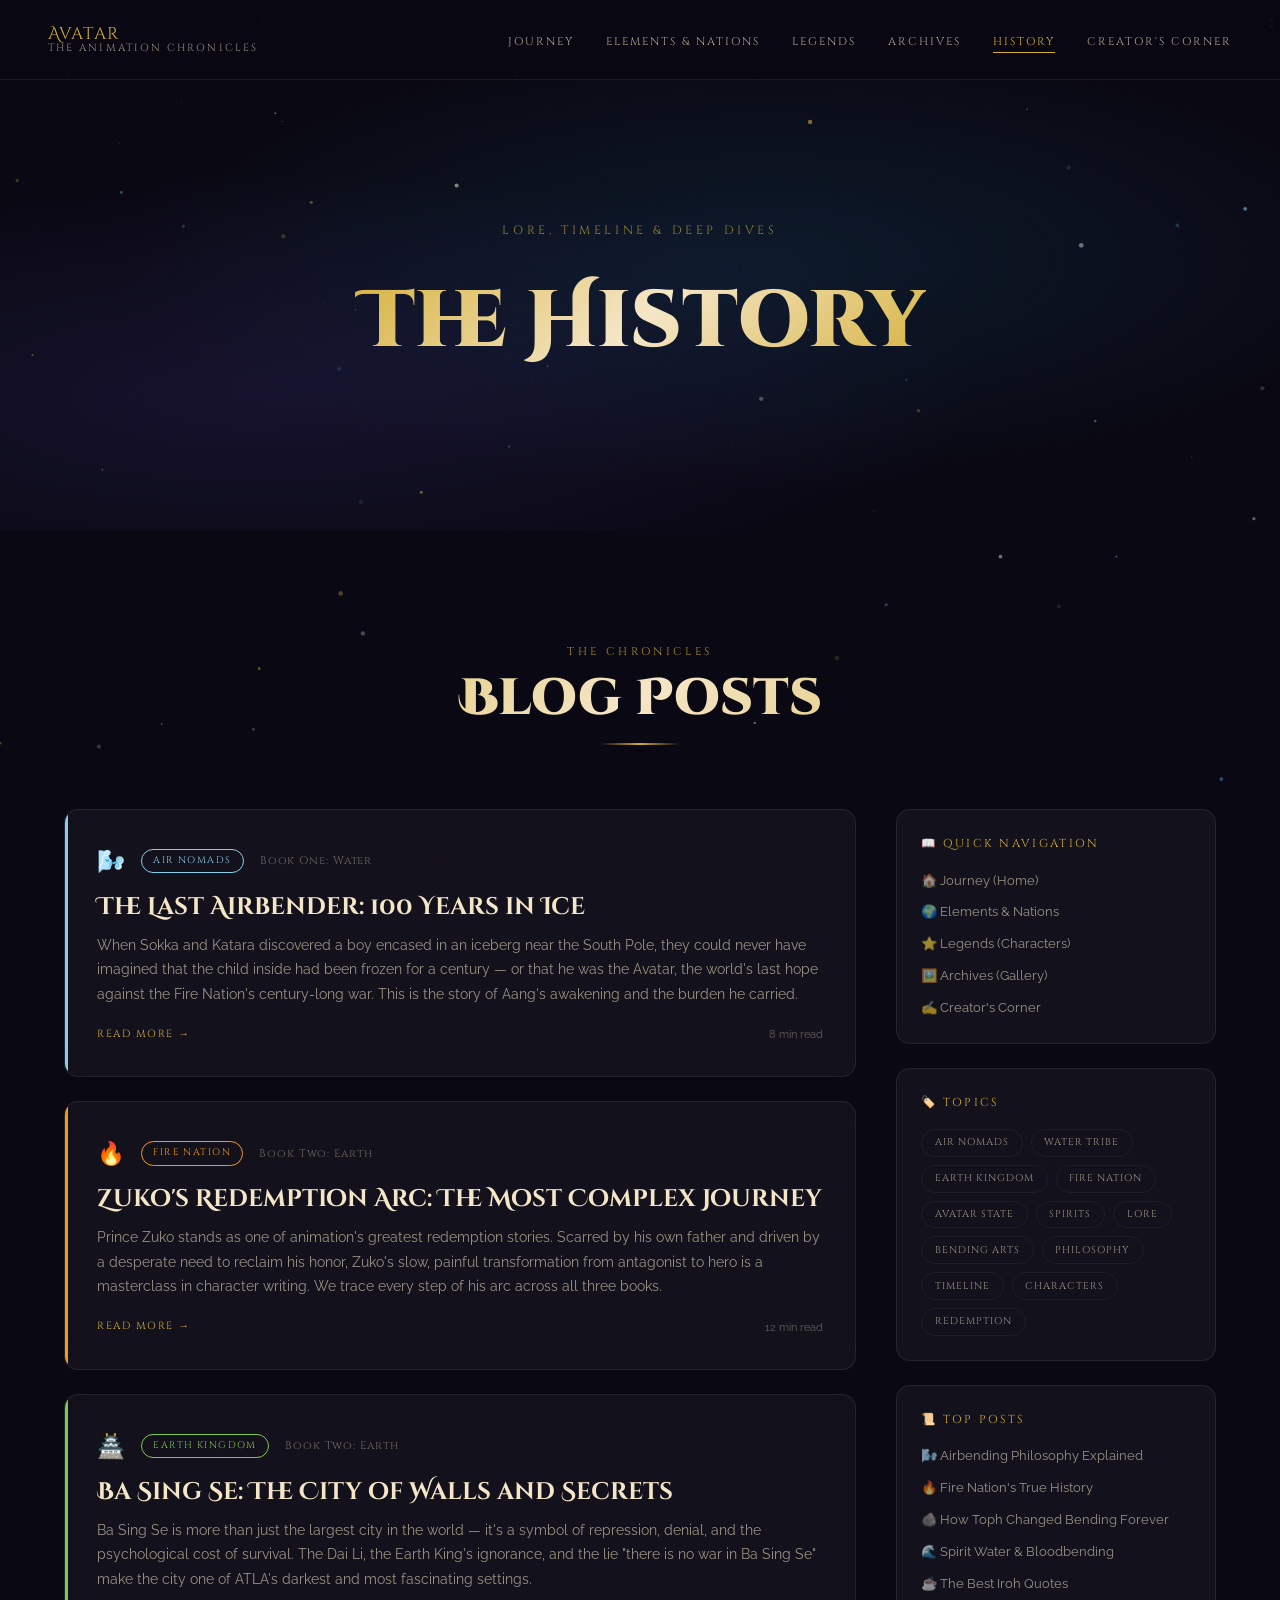
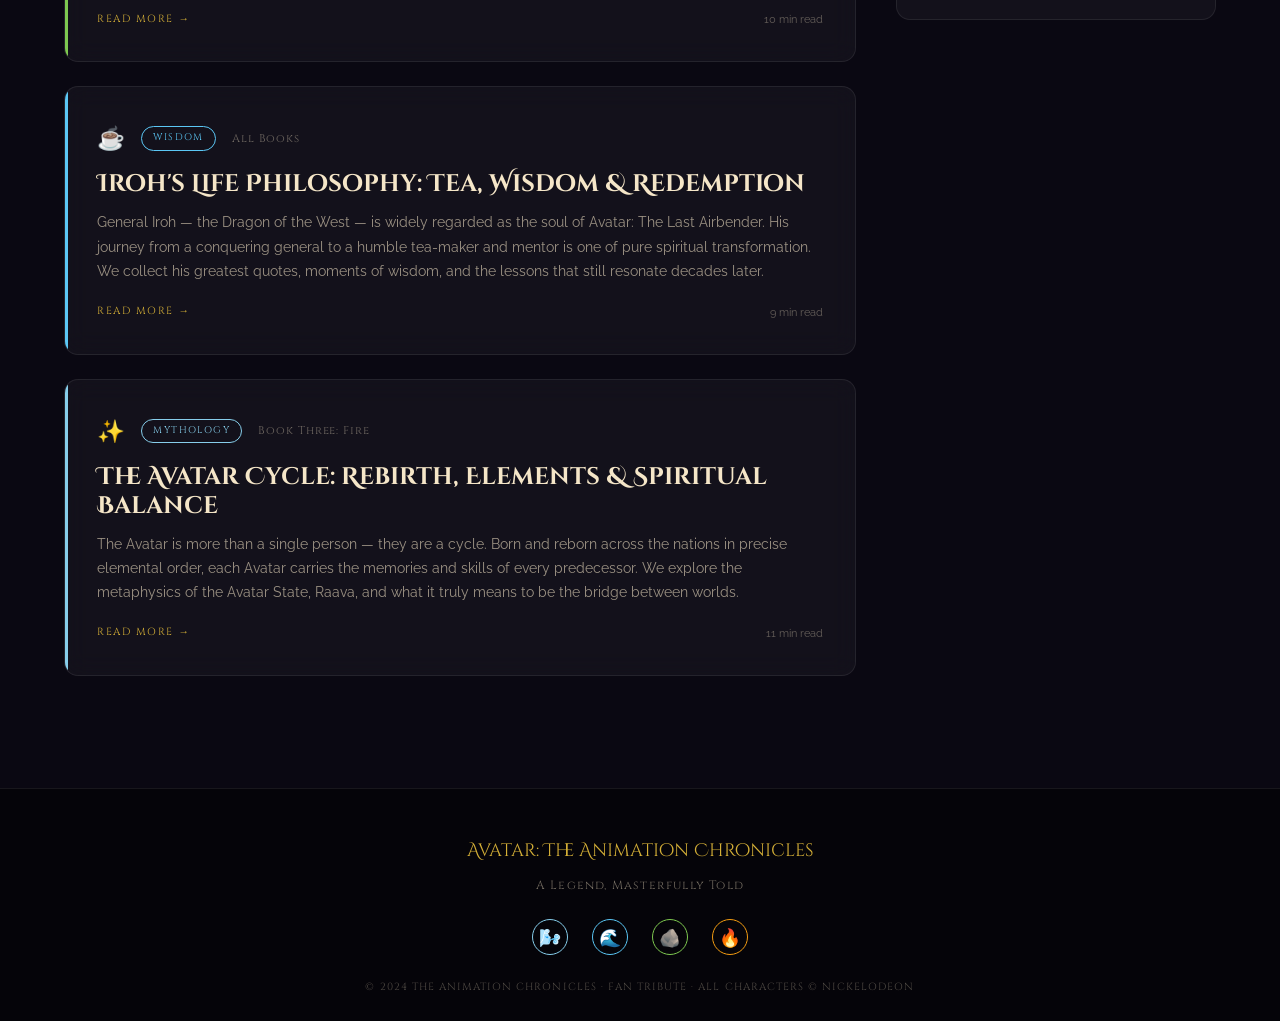
<file: blog.html>
<!DOCTYPE html>
<html lang="en">
<head>
  <meta charset="UTF-8"/>
  <meta name="viewport" content="width=device-width, initial-scale=1.0"/>
  <title>History (Blog) | Avatar: The Animation Chronicles</title>
  <meta name="description" content="The History blog — explore the lore, timelines, and deep chronicles of Avatar's world."/>
  <link rel="stylesheet" href="style.css"/>
  <style>
    .page-hero {
      min-height:50vh; display:flex; align-items:center; justify-content:center; text-align:center;
      padding:3rem clamp(1rem,5vw,3rem);
      background:radial-gradient(ellipse at 60% 40%, rgba(26,102,145,0.2) 0%, transparent 60%),
                 radial-gradient(ellipse at 20% 70%, rgba(75,63,160,0.2) 0%, transparent 50%);
      position:relative; overflow:hidden;
    }
    .page-hero__title {
      font-family:var(--font-display); font-size:clamp(2rem,7vw,5rem); font-weight:900;
      background:linear-gradient(135deg,var(--clr-gold),var(--clr-parchment),var(--clr-gold));
      -webkit-background-clip:text; -webkit-text-fill-color:transparent; background-clip:text;
    }
    .page-hero__sub {
      font-family:var(--font-heading); font-size:0.75rem; letter-spacing:0.3em;
      text-transform:uppercase; color:var(--clr-gold); opacity:0.7; margin-bottom:0.8rem;
    }

    /* Blog layout */
    .blog-section {
      padding:clamp(4rem,10vw,7rem) clamp(1rem,5vw,4rem);
      position:relative; z-index:2;
    }
    .blog-layout {
      display:grid;
      grid-template-columns: 1fr 320px;
      gap:2.5rem;
      align-items:start;
    }
    @media(max-width:900px){ .blog-layout { grid-template-columns:1fr; } }

    /* Post list */
    .blog-posts { display:flex; flex-direction:column; gap:1.5rem; }

    .blog-post {
      padding:2rem;
      background:var(--clr-surface);
      border:1px solid var(--clr-border);
      border-radius:var(--radius-md);
      backdrop-filter:blur(12px);
      transition:transform 0.3s var(--ease-smooth), border-color 0.3s, box-shadow 0.3s;
      position:relative; overflow:hidden;
    }
    .blog-post:hover {
      transform:translateY(-4px);
      border-color:rgba(212,175,55,0.3);
      box-shadow:0 12px 40px rgba(0,0,0,0.35);
    }
    .blog-post::before {
      content:''; position:absolute;
      top:0; left:0; width:3px; height:100%;
      background:var(--post-accent, var(--clr-gold));
    }
    .blog-post.air-post   { --post-accent: var(--clr-air); }
    .blog-post.water-post { --post-accent: var(--clr-water-lt); }
    .blog-post.earth-post { --post-accent: var(--clr-earth-lt); }
    .blog-post.fire-post  { --post-accent: var(--clr-fire-lt); }

    .blog-post__meta {
      display:flex; gap:1rem; align-items:center; flex-wrap:wrap;
      margin-bottom:0.8rem;
    }
    .blog-post__tag {
      padding:0.2rem 0.7rem;
      border-radius:var(--radius-xl);
      border:1px solid var(--post-accent, var(--clr-gold));
      font-family:var(--font-heading);
      font-size:0.6rem; letter-spacing:0.15em;
      text-transform:uppercase;
      color:var(--post-accent, var(--clr-gold));
    }
    .blog-post__date {
      font-size:0.7rem; opacity:0.4;
      font-family:var(--font-heading); letter-spacing:0.08em;
    }
    .blog-post__icon { font-size:1.4rem; }
    .blog-post__title {
      font-family:var(--font-display);
      font-size:clamp(1.1rem,3vw,1.5rem);
      color:var(--clr-parchment);
      margin-bottom:0.7rem; line-height:1.2;
    }
    .blog-post__excerpt {
      font-size:0.85rem; opacity:0.6; line-height:1.8;
      margin-bottom:1.2rem;
    }
    .blog-post__footer {
      display:flex; justify-content:space-between; align-items:center;
    }
    .blog-post__read {
      font-family:var(--font-heading);
      font-size:0.65rem; letter-spacing:0.15em; text-transform:uppercase;
      color:var(--clr-gold);
      border-bottom:1px solid transparent; transition:border-color 0.3s;
      cursor:pointer;
    }
    .blog-post__read:hover { border-color:var(--clr-gold); }
    .blog-post__read-time { font-size:0.7rem; opacity:0.35; }

    /* Sidebar */
    .blog-sidebar { display:flex; flex-direction:column; gap:1.5rem; }
    .sidebar-widget {
      padding:1.5rem;
      background:var(--clr-surface);
      border:1px solid var(--clr-border);
      border-radius:var(--radius-md);
    }
    .sidebar-widget__title {
      font-family:var(--font-heading);
      font-size:0.72rem; letter-spacing:0.2em; text-transform:uppercase;
      color:var(--clr-gold); margin-bottom:1rem;
    }
    .sidebar-link-list { list-style:none; display:flex; flex-direction:column; gap:0.6rem; }
    .sidebar-link-list a {
      font-size:0.82rem; opacity:0.6; transition:opacity 0.2s, color 0.2s;
      display:flex; align-items:center; gap:0.6rem;
    }
    .sidebar-link-list a:hover { opacity:1; color:var(--clr-gold); }
    .sidebar-tag-cloud { display:flex; flex-wrap:wrap; gap:0.5rem; }
    .s-tag {
      padding:0.28rem 0.8rem;
      border-radius:var(--radius-xl);
      border:1px solid var(--clr-border);
      font-family:var(--font-heading);
      font-size:0.62rem; letter-spacing:0.1em; text-transform:uppercase;
      opacity:0.6; cursor:pointer;
      transition: all 0.25s;
    }
    .s-tag:hover { border-color:var(--clr-gold); color:var(--clr-gold); opacity:1; }
  </style>
</head>
<body>
  <canvas id="particles-canvas"></canvas>
  <div class="page-wrapper">

    <section class="page-hero">
      <div>
        <p class="page-hero__sub">Lore, Timeline & Deep Dives</p>
        <h1 class="page-hero__title">The History</h1>
      </div>
    </section>

    <section class="blog-section">
      <div class="section-title reveal">
        <p class="section-title__eyebrow">The Chronicles</p>
        <h2 class="section-title__main">Blog Posts</h2>
        <div class="section-title__divider"></div>
      </div>

      <div class="blog-layout">
        <!-- Posts -->
        <div class="blog-posts">

          <article class="blog-post air-post reveal">
            <div class="blog-post__meta">
              <span class="blog-post__icon">🌬️</span>
              <span class="blog-post__tag">Air Nomads</span>
              <span class="blog-post__date">Book One: Water</span>
            </div>
            <h2 class="blog-post__title">The Last Airbender: 100 Years in Ice</h2>
            <p class="blog-post__excerpt">When Sokka and Katara discovered a boy encased in an iceberg near the South Pole, they could never have imagined that the child inside had been frozen for a century — or that he was the Avatar, the world's last hope against the Fire Nation's century-long war. This is the story of Aang's awakening and the burden he carried.</p>
            <div class="blog-post__footer">
              <span class="blog-post__read">Read More →</span>
              <span class="blog-post__read-time">8 min read</span>
            </div>
          </article>

          <article class="blog-post fire-post reveal reveal-delay-1">
            <div class="blog-post__meta">
              <span class="blog-post__icon">🔥</span>
              <span class="blog-post__tag">Fire Nation</span>
              <span class="blog-post__date">Book Two: Earth</span>
            </div>
            <h2 class="blog-post__title">Zuko's Redemption Arc: The Most Complex Journey</h2>
            <p class="blog-post__excerpt">Prince Zuko stands as one of animation's greatest redemption stories. Scarred by his own father and driven by a desperate need to reclaim his honor, Zuko's slow, painful transformation from antagonist to hero is a masterclass in character writing. We trace every step of his arc across all three books.</p>
            <div class="blog-post__footer">
              <span class="blog-post__read">Read More →</span>
              <span class="blog-post__read-time">12 min read</span>
            </div>
          </article>

          <article class="blog-post earth-post reveal reveal-delay-2">
            <div class="blog-post__meta">
              <span class="blog-post__icon">🏯</span>
              <span class="blog-post__tag">Earth Kingdom</span>
              <span class="blog-post__date">Book Two: Earth</span>
            </div>
            <h2 class="blog-post__title">Ba Sing Se: The City of Walls and Secrets</h2>
            <p class="blog-post__excerpt">Ba Sing Se is more than just the largest city in the world — it's a symbol of repression, denial, and the psychological cost of survival. The Dai Li, the Earth King's ignorance, and the lie "there is no war in Ba Sing Se" make the city one of ATLA's darkest and most fascinating settings.</p>
            <div class="blog-post__footer">
              <span class="blog-post__read">Read More →</span>
              <span class="blog-post__read-time">10 min read</span>
            </div>
          </article>

          <article class="blog-post water-post reveal reveal-delay-3">
            <div class="blog-post__meta">
              <span class="blog-post__icon">☕</span>
              <span class="blog-post__tag">Wisdom</span>
              <span class="blog-post__date">All Books</span>
            </div>
            <h2 class="blog-post__title">Iroh's Life Philosophy: Tea, Wisdom & Redemption</h2>
            <p class="blog-post__excerpt">General Iroh — the Dragon of the West — is widely regarded as the soul of Avatar: The Last Airbender. His journey from a conquering general to a humble tea-maker and mentor is one of pure spiritual transformation. We collect his greatest quotes, moments of wisdom, and the lessons that still resonate decades later.</p>
            <div class="blog-post__footer">
              <span class="blog-post__read">Read More →</span>
              <span class="blog-post__read-time">9 min read</span>
            </div>
          </article>

          <article class="blog-post air-post reveal">
            <div class="blog-post__meta">
              <span class="blog-post__icon">✨</span>
              <span class="blog-post__tag">Mythology</span>
              <span class="blog-post__date">Book Three: Fire</span>
            </div>
            <h2 class="blog-post__title">The Avatar Cycle: Rebirth, Elements & Spiritual Balance</h2>
            <p class="blog-post__excerpt">The Avatar is more than a single person — they are a cycle. Born and reborn across the nations in precise elemental order, each Avatar carries the memories and skills of every predecessor. We explore the metaphysics of the Avatar State, Raava, and what it truly means to be the bridge between worlds.</p>
            <div class="blog-post__footer">
              <span class="blog-post__read">Read More →</span>
              <span class="blog-post__read-time">11 min read</span>
            </div>
          </article>

        </div>

        <!-- Sidebar -->
        <aside class="blog-sidebar">
          <div class="sidebar-widget reveal">
            <div class="sidebar-widget__title">📖 Quick Navigation</div>
            <ul class="sidebar-link-list">
              <li><a href="index.html">🏠 Journey (Home)</a></li>
              <li><a href="elements.html">🌍 Elements & Nations</a></li>
              <li><a href="legends.html">⭐ Legends (Characters)</a></li>
              <li><a href="gallery.html">🖼️ Archives (Gallery)</a></li>
              <li><a href="creator.html">✍️ Creator's Corner</a></li>
            </ul>
          </div>
          <div class="sidebar-widget reveal reveal-delay-1">
            <div class="sidebar-widget__title">🏷️ Topics</div>
            <div class="sidebar-tag-cloud">
              <span class="s-tag">Air Nomads</span>
              <span class="s-tag">Water Tribe</span>
              <span class="s-tag">Earth Kingdom</span>
              <span class="s-tag">Fire Nation</span>
              <span class="s-tag">Avatar State</span>
              <span class="s-tag">Spirits</span>
              <span class="s-tag">Lore</span>
              <span class="s-tag">Bending Arts</span>
              <span class="s-tag">Philosophy</span>
              <span class="s-tag">Timeline</span>
              <span class="s-tag">Characters</span>
              <span class="s-tag">Redemption</span>
            </div>
          </div>
          <div class="sidebar-widget reveal reveal-delay-2">
            <div class="sidebar-widget__title">📜 Top Posts</div>
            <ul class="sidebar-link-list">
              <li><a href="#">🌬️ Airbending Philosophy Explained</a></li>
              <li><a href="#">🔥 Fire Nation's True History</a></li>
              <li><a href="#">🪨 How Toph Changed Bending Forever</a></li>
              <li><a href="#">🌊 Spirit Water & Bloodbending</a></li>
              <li><a href="#">☕ The Best Iroh Quotes</a></li>
            </ul>
          </div>
        </aside>
      </div>
    </section>

  </div>
  <script src="nav.js"></script>
  <script>
    document.querySelectorAll('.reveal').forEach(el=>{
      new IntersectionObserver(e=>{e.forEach(x=>{if(x.isIntersecting)x.target.classList.add('visible');});},{threshold:0.08}).observe(el);
    });
  </script>
</body>
</html>
</file>
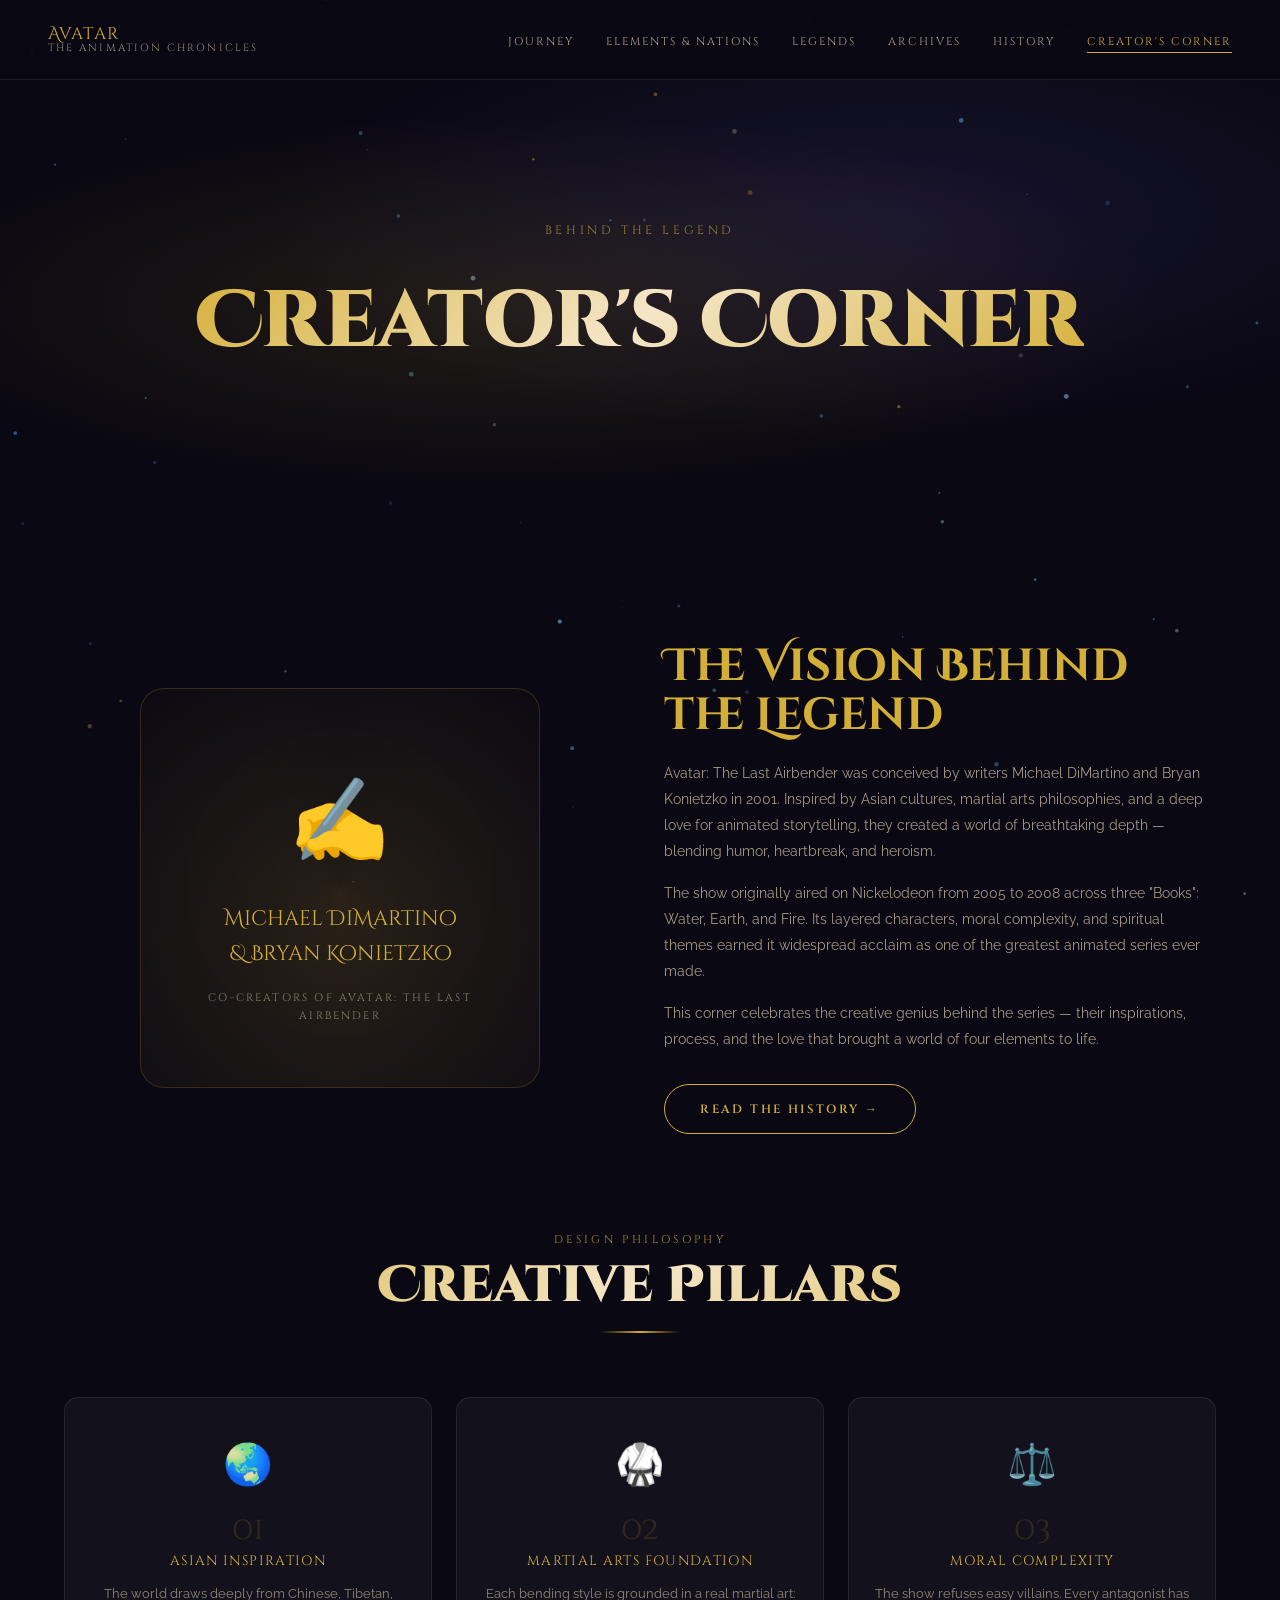
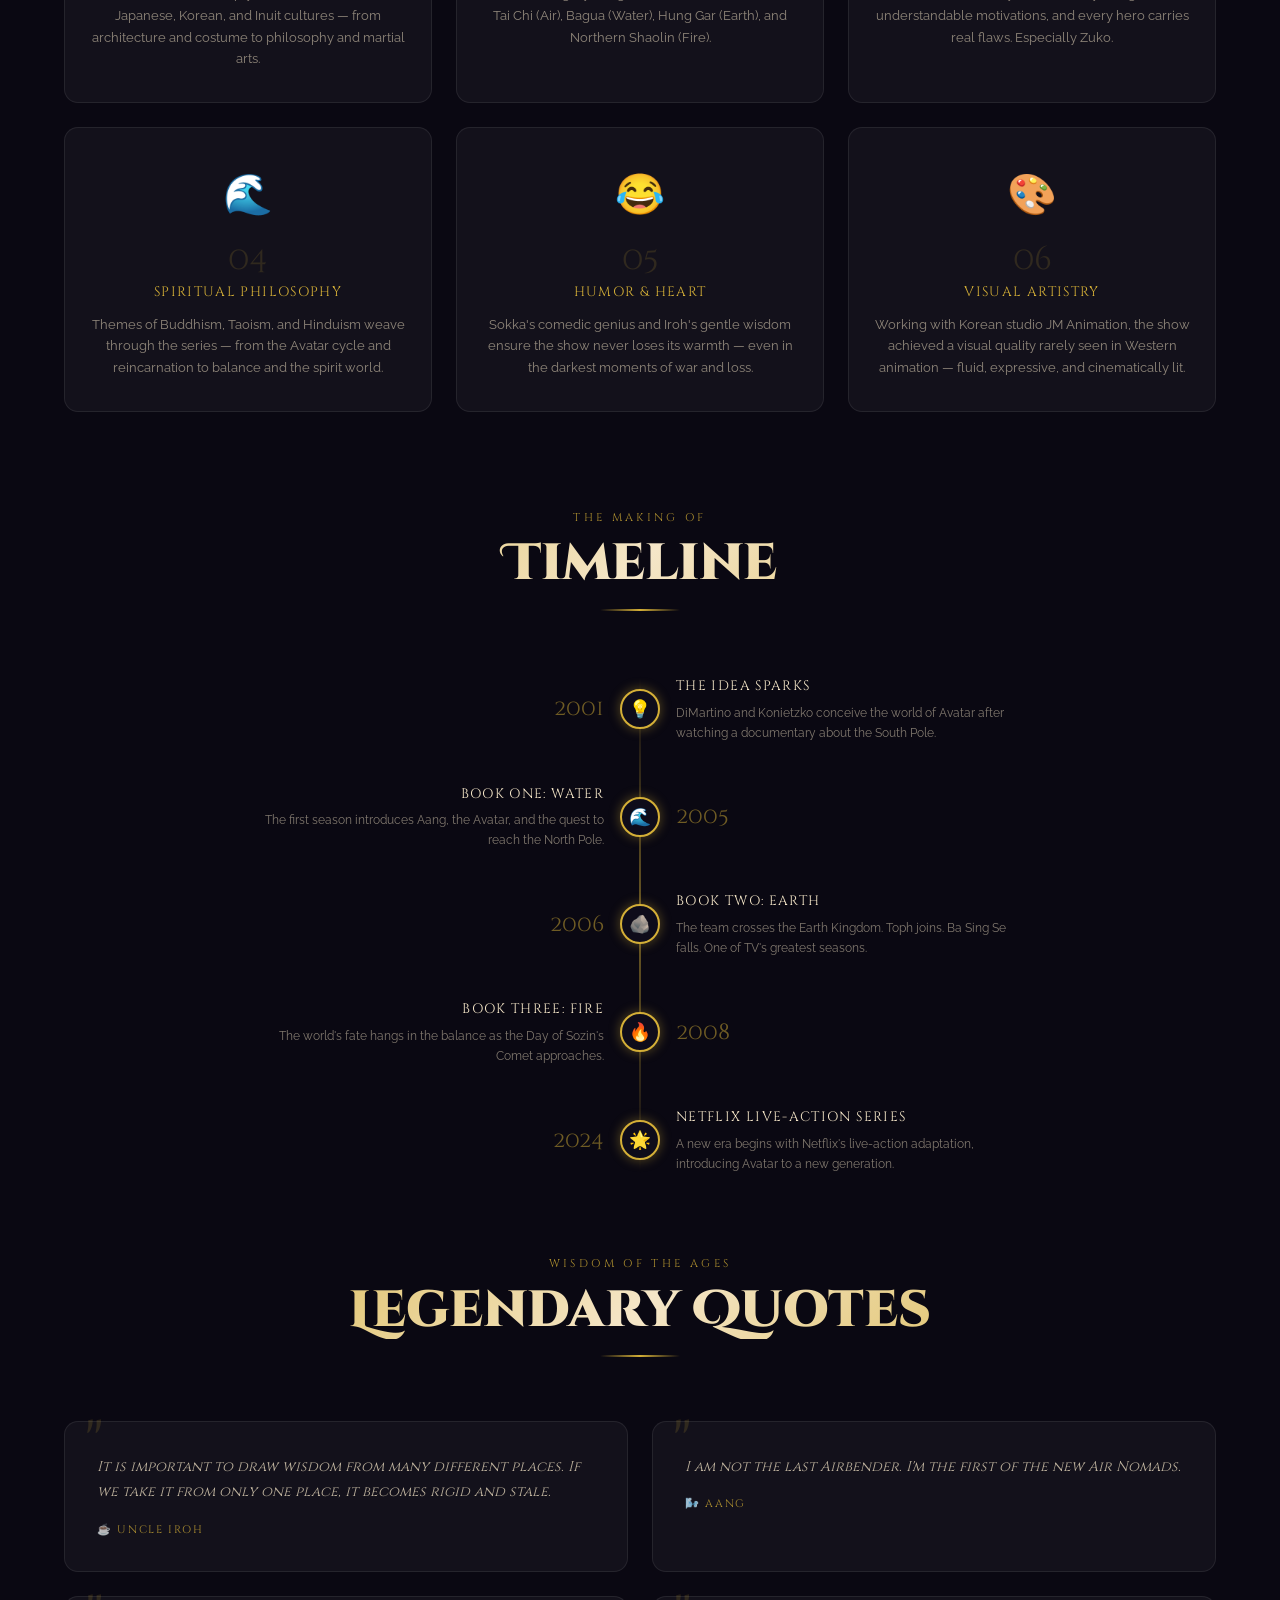
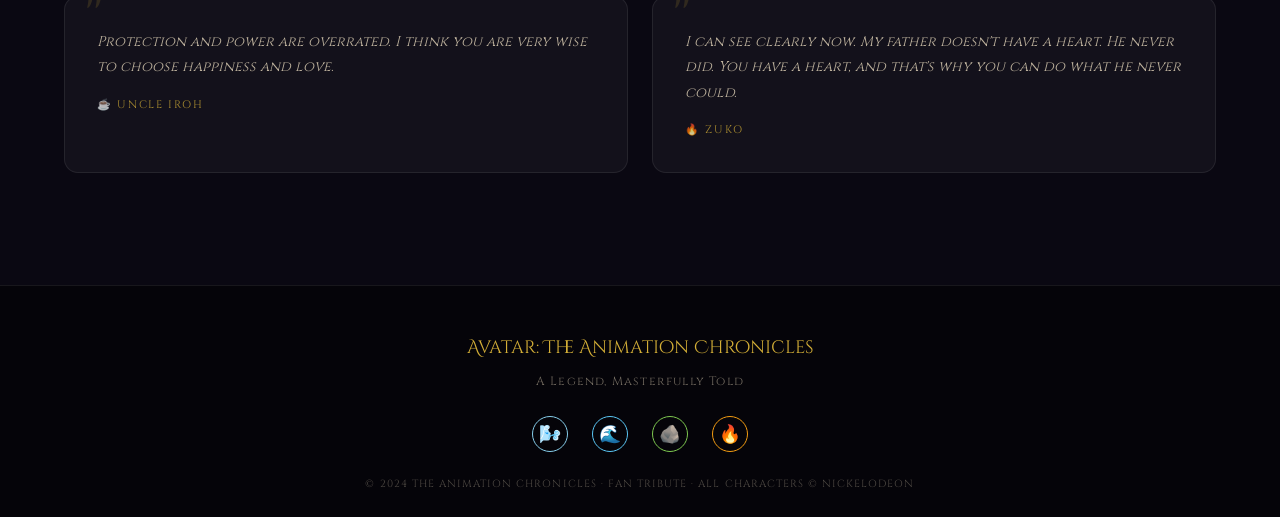
<file: creator.html>
<!DOCTYPE html>
<html lang="en">
<head>
  <meta charset="UTF-8"/>
  <meta name="viewport" content="width=device-width, initial-scale=1.0"/>
  <title>Creator's Corner | Avatar: The Animation Chronicles</title>
  <meta name="description" content="Creator's Corner — behind the scenes insights, creative notes, and inspiration behind Avatar: The Last Airbender."/>
  <link rel="stylesheet" href="style.css"/>
  <style>
    .page-hero {
      min-height:50vh; display:flex; align-items:center; justify-content:center; text-align:center;
      padding:3rem clamp(1rem,5vw,3rem);
      background:radial-gradient(ellipse at 40% 50%, rgba(212,175,55,0.12) 0%, transparent 60%),
                 radial-gradient(ellipse at 70% 30%, rgba(75,63,160,0.2) 0%, transparent 50%);
      position:relative; overflow:hidden;
    }
    .page-hero__title {
      font-family:var(--font-display); font-size:clamp(2rem,7vw,5rem); font-weight:900;
      background:linear-gradient(135deg,var(--clr-gold),var(--clr-parchment),var(--clr-gold));
      -webkit-background-clip:text; -webkit-text-fill-color:transparent; background-clip:text;
    }
    .page-hero__sub {
      font-family:var(--font-heading); font-size:0.75rem; letter-spacing:0.3em;
      text-transform:uppercase; color:var(--clr-gold); opacity:0.7; margin-bottom:0.8rem;
    }

    /* Main content */
    .creator-section {
      padding:clamp(4rem,10vw,7rem) clamp(1rem,5vw,4rem);
      position:relative; z-index:2;
    }

    /* Creator intro */
    .creator-intro {
      display:grid; grid-template-columns:1fr 1fr; gap:3rem; align-items:center;
      margin-bottom:clamp(4rem,8vw,6rem);
    }
    @media(max-width:800px){ .creator-intro { grid-template-columns:1fr; } }

    .creator-intro__visual {
      aspect-ratio:1;
      max-width:400px; margin:0 auto;
      border-radius:var(--radius-lg);
      background:radial-gradient(ellipse at center, rgba(212,175,55,0.12), rgba(10,8,18,0.8));
      border:1px solid rgba(212,175,55,0.2);
      display:flex; flex-direction:column; align-items:center; justify-content:center;
      gap:1rem; text-align:center; padding:2rem;
      position:relative; overflow:hidden;
    }
    .creator-intro__visual::before {
      content:''; position:absolute; inset:0;
      background:conic-gradient(from 0deg, transparent, rgba(212,175,55,0.05), transparent);
      animation:spin-slow 20s linear infinite;
    }
    .creator-intro__avatar { font-size:5rem; position:relative; z-index:1; }
    .creator-intro__name {
      font-family:var(--font-display); font-size:1.3rem; color:var(--clr-gold);
      position:relative; z-index:1;
    }
    .creator-intro__role {
      font-family:var(--font-heading); font-size:0.68rem;
      letter-spacing:0.2em; text-transform:uppercase;
      opacity:0.5; position:relative; z-index:1;
    }

    .creator-intro__text h2 {
      font-family:var(--font-display); font-size:clamp(1.8rem,4vw,2.8rem); font-weight:700;
      color:var(--clr-gold); margin-bottom:1.2rem; line-height:1.1;
    }
    .creator-intro__text p {
      font-size:0.88rem; opacity:0.65; line-height:1.85;
      margin-bottom:1rem;
    }

    /* Pillars */
    .pillars-grid {
      display:grid; grid-template-columns:repeat(3,1fr); gap:1.5rem;
      margin-bottom:clamp(4rem,8vw,6rem);
    }
    @media(max-width:900px){ .pillars-grid{ grid-template-columns:repeat(2,1fr); } }
    @media(max-width:560px){ .pillars-grid { grid-template-columns:1fr; } }

    .pillar-card {
      padding:2rem 1.5rem;
      background:var(--clr-surface);
      border:1px solid var(--clr-border);
      border-radius:var(--radius-md);
      text-align:center;
      transition:transform 0.35s var(--ease-bounce), border-color 0.3s, box-shadow 0.3s;
    }
    .pillar-card:hover {
      transform:translateY(-8px);
      border-color:rgba(212,175,55,0.3);
      box-shadow:0 16px 48px rgba(0,0,0,0.35);
    }
    .pillar-card__icon { font-size:2.5rem; margin-bottom:1rem; }
    .pillar-card__num {
      font-family:var(--font-display); font-size:2rem;
      color:var(--clr-gold); opacity:0.15; line-height:1; margin-bottom:0.3rem;
    }
    .pillar-card__title {
      font-family:var(--font-heading); font-size:0.85rem;
      letter-spacing:0.1em; text-transform:uppercase;
      color:var(--clr-gold); margin-bottom:0.6rem;
    }
    .pillar-card__text { font-size:0.8rem; opacity:0.55; line-height:1.7; }

    /* Timeline */
    .timeline-title {
      font-family:var(--font-display); font-size:clamp(1.6rem,4vw,2.5rem);
      color:var(--clr-gold); text-align:center; margin-bottom:3rem;
    }
    .timeline { position:relative; max-width:750px; margin:0 auto; }
    .timeline::before {
      content:''; position:absolute;
      top:0; bottom:0; left:50%; width:1px; transform:translateX(-50%);
      background:linear-gradient(transparent, var(--clr-gold), transparent);
    }
    @media(max-width:700px){ .timeline::before { left:24px; } }

    .timeline-event {
      display:grid; grid-template-columns:1fr 40px 1fr;
      gap:1rem; align-items:center; margin-bottom:2.5rem;
    }
    @media(max-width:700px){
      .timeline-event { grid-template-columns:40px 1fr; }
      .timeline-event .event-left { display:none; }
    }

    .event-dot {
      width:40px; height:40px; border-radius:50%;
      background:var(--clr-bg2); border:2px solid var(--clr-gold);
      display:flex; align-items:center; justify-content:center;
      font-size:1.1rem; z-index:1;
      box-shadow:0 0 12px rgba(212,175,55,0.4);
    }
    .event-left { text-align:right; }
    .event-right { }
    .event-year {
      font-family:var(--font-display); font-size:1.4rem; color:var(--clr-gold);
      opacity:0.5; line-height:1;
    }
    .event-title {
      font-family:var(--font-heading); font-size:0.85rem;
      text-transform:uppercase; letter-spacing:0.1em;
      color:var(--clr-parchment); margin-bottom:0.3rem;
    }
    .event-desc { font-size:0.78rem; opacity:0.5; line-height:1.6; }

    /* Quote wall */
    .quote-wall {
      display:grid; grid-template-columns:repeat(2,1fr); gap:1.5rem;
    }
    @media(max-width:700px){ .quote-wall { grid-template-columns:1fr; } }
    .quote-card {
      padding:2rem;
      background:var(--clr-surface);
      border:1px solid var(--clr-border);
      border-radius:var(--radius-md);
      position:relative;
    }
    .quote-card::before {
      content:'"'; position:absolute; top:-0.5rem; left:1.2rem;
      font-family:var(--font-display); font-size:4rem;
      color:var(--clr-gold); opacity:0.15; line-height:1;
    }
    .quote-card__text {
      font-family:var(--font-heading); font-size:0.88rem;
      line-height:1.8; opacity:0.75; font-style:italic;
      margin-bottom:1rem;
    }
    .quote-card__author {
      font-family:var(--font-heading); font-size:0.68rem;
      letter-spacing:0.15em; text-transform:uppercase;
      color:var(--clr-gold); opacity:0.8;
      display:flex; align-items:center; gap:0.5rem;
    }
  </style>
</head>
<body>
  <canvas id="particles-canvas"></canvas>
  <div class="page-wrapper">

    <section class="page-hero">
      <div>
        <p class="page-hero__sub">Behind the Legend</p>
        <h1 class="page-hero__title">Creator's Corner</h1>
      </div>
    </section>

    <section class="creator-section">

      <!-- ── Intro ─────────────────────────────────────────── -->
      <div class="creator-intro">
        <div class="creator-intro__visual reveal">
          <div class="creator-intro__avatar">✍️</div>
          <div class="creator-intro__name">Michael DiMartino<br/>&amp; Bryan Konietzko</div>
          <div class="creator-intro__role">Co-Creators of Avatar: The Last Airbender</div>
        </div>
        <div class="creator-intro__text reveal reveal-delay-2">
          <h2>The Vision Behind the Legend</h2>
          <p>Avatar: The Last Airbender was conceived by writers Michael DiMartino and Bryan Konietzko in 2001. Inspired by Asian cultures, martial arts philosophies, and a deep love for animated storytelling, they created a world of breathtaking depth — blending humor, heartbreak, and heroism.</p>
          <p>The show originally aired on Nickelodeon from 2005 to 2008 across three "Books": Water, Earth, and Fire. Its layered characters, moral complexity, and spiritual themes earned it widespread acclaim as one of the greatest animated series ever made.</p>
          <p>This corner celebrates the creative genius behind the series — their inspirations, process, and the love that brought a world of four elements to life.</p>
          <a href="blog.html" class="btn btn-outline" style="margin-top:1rem;">Read The History →</a>
        </div>
      </div>

      <!-- ── Creative Pillars ───────────────────────────────── -->
      <div class="section-title reveal">
        <p class="section-title__eyebrow">Design Philosophy</p>
        <h2 class="section-title__main">Creative Pillars</h2>
        <div class="section-title__divider"></div>
      </div>

      <div class="pillars-grid">
        <div class="pillar-card reveal reveal-delay-1">
          <div class="pillar-card__icon">🌏</div>
          <div class="pillar-card__num">01</div>
          <div class="pillar-card__title">Asian Inspiration</div>
          <p class="pillar-card__text">The world draws deeply from Chinese, Tibetan, Japanese, Korean, and Inuit cultures — from architecture and costume to philosophy and martial arts.</p>
        </div>
        <div class="pillar-card reveal reveal-delay-2">
          <div class="pillar-card__icon">🥋</div>
          <div class="pillar-card__num">02</div>
          <div class="pillar-card__title">Martial Arts Foundation</div>
          <p class="pillar-card__text">Each bending style is grounded in a real martial art: Tai Chi (Air), Bagua (Water), Hung Gar (Earth), and Northern Shaolin (Fire).</p>
        </div>
        <div class="pillar-card reveal reveal-delay-3">
          <div class="pillar-card__icon">⚖️</div>
          <div class="pillar-card__num">03</div>
          <div class="pillar-card__title">Moral Complexity</div>
          <p class="pillar-card__text">The show refuses easy villains. Every antagonist has understandable motivations, and every hero carries real flaws. Especially Zuko.</p>
        </div>
        <div class="pillar-card reveal reveal-delay-4">
          <div class="pillar-card__icon">🌊</div>
          <div class="pillar-card__num">04</div>
          <div class="pillar-card__title">Spiritual Philosophy</div>
          <p class="pillar-card__text">Themes of Buddhism, Taoism, and Hinduism weave through the series — from the Avatar cycle and reincarnation to balance and the spirit world.</p>
        </div>
        <div class="pillar-card reveal reveal-delay-1">
          <div class="pillar-card__icon">😂</div>
          <div class="pillar-card__num">05</div>
          <div class="pillar-card__title">Humor & Heart</div>
          <p class="pillar-card__text">Sokka's comedic genius and Iroh's gentle wisdom ensure the show never loses its warmth — even in the darkest moments of war and loss.</p>
        </div>
        <div class="pillar-card reveal reveal-delay-2">
          <div class="pillar-card__icon">🎨</div>
          <div class="pillar-card__num">06</div>
          <div class="pillar-card__title">Visual Artistry</div>
          <p class="pillar-card__text">Working with Korean studio JM Animation, the show achieved a visual quality rarely seen in Western animation — fluid, expressive, and cinematically lit.</p>
        </div>
      </div>

      <!-- ── Timeline ───────────────────────────────────────── -->
      <div class="section-title reveal" style="margin-top:clamp(3rem,8vw,5rem);">
        <p class="section-title__eyebrow">The Making Of</p>
        <h2 class="section-title__main">Timeline</h2>
        <div class="section-title__divider"></div>
      </div>
      <div class="timeline">
        <div class="timeline-event reveal">
          <div class="event-left"><div class="event-year">2001</div></div>
          <div class="event-dot">💡</div>
          <div class="event-right"><div class="event-title">The Idea Sparks</div><p class="event-desc">DiMartino and Konietzko conceive the world of Avatar after watching a documentary about the South Pole.</p></div>
        </div>
        <div class="timeline-event reveal reveal-delay-1">
          <div class="event-left"><div class="event-title">Book One: Water</div><p class="event-desc">The first season introduces Aang, the Avatar, and the quest to reach the North Pole.</p></div>
          <div class="event-dot">🌊</div>
          <div class="event-right"><div class="event-year">2005</div></div>
        </div>
        <div class="timeline-event reveal reveal-delay-2">
          <div class="event-left"><div class="event-year">2006</div></div>
          <div class="event-dot">🪨</div>
          <div class="event-right"><div class="event-title">Book Two: Earth</div><p class="event-desc">The team crosses the Earth Kingdom. Toph joins. Ba Sing Se falls. One of TV's greatest seasons.</p></div>
        </div>
        <div class="timeline-event reveal reveal-delay-3">
          <div class="event-left"><div class="event-title">Book Three: Fire</div><p class="event-desc">The world's fate hangs in the balance as the Day of Sozin's Comet approaches.</p></div>
          <div class="event-dot">🔥</div>
          <div class="event-right"><div class="event-year">2008</div></div>
        </div>
        <div class="timeline-event reveal reveal-delay-4">
          <div class="event-left"><div class="event-year">2024</div></div>
          <div class="event-dot">🌟</div>
          <div class="event-right"><div class="event-title">Netflix Live-Action Series</div><p class="event-desc">A new era begins with Netflix's live-action adaptation, introducing Avatar to a new generation.</p></div>
        </div>
      </div>

      <!-- ── Quote Wall ─────────────────────────────────────── -->
      <div class="section-title reveal" style="margin-top:clamp(3rem,8vw,5rem);">
        <p class="section-title__eyebrow">Wisdom of the Ages</p>
        <h2 class="section-title__main">Legendary Quotes</h2>
        <div class="section-title__divider"></div>
      </div>
      <div class="quote-wall">
        <div class="quote-card reveal reveal-delay-1">
          <p class="quote-card__text">It is important to draw wisdom from many different places. If we take it from only one place, it becomes rigid and stale.</p>
          <div class="quote-card__author">☕ Uncle Iroh</div>
        </div>
        <div class="quote-card reveal reveal-delay-2">
          <p class="quote-card__text">I am not the last Airbender. I'm the first of the new Air Nomads.</p>
          <div class="quote-card__author">🌬️ Aang</div>
        </div>
        <div class="quote-card reveal reveal-delay-3">
          <p class="quote-card__text">Protection and power are overrated. I think you are very wise to choose happiness and love.</p>
          <div class="quote-card__author">☕ Uncle Iroh</div>
        </div>
        <div class="quote-card reveal reveal-delay-4">
          <p class="quote-card__text">I can see clearly now. My father doesn't have a heart. He never did. You have a heart, and that's why you can do what he never could.</p>
          <div class="quote-card__author">🔥 Zuko</div>
        </div>
      </div>

    </section>
  </div>
  <script src="nav.js"></script>
  <script>
    document.querySelectorAll('.reveal').forEach(el=>{
      new IntersectionObserver(e=>{e.forEach(x=>{if(x.isIntersecting)x.target.classList.add('visible');});},{threshold:0.08}).observe(el);
    });
  </script>
</body>
</html>
</file>
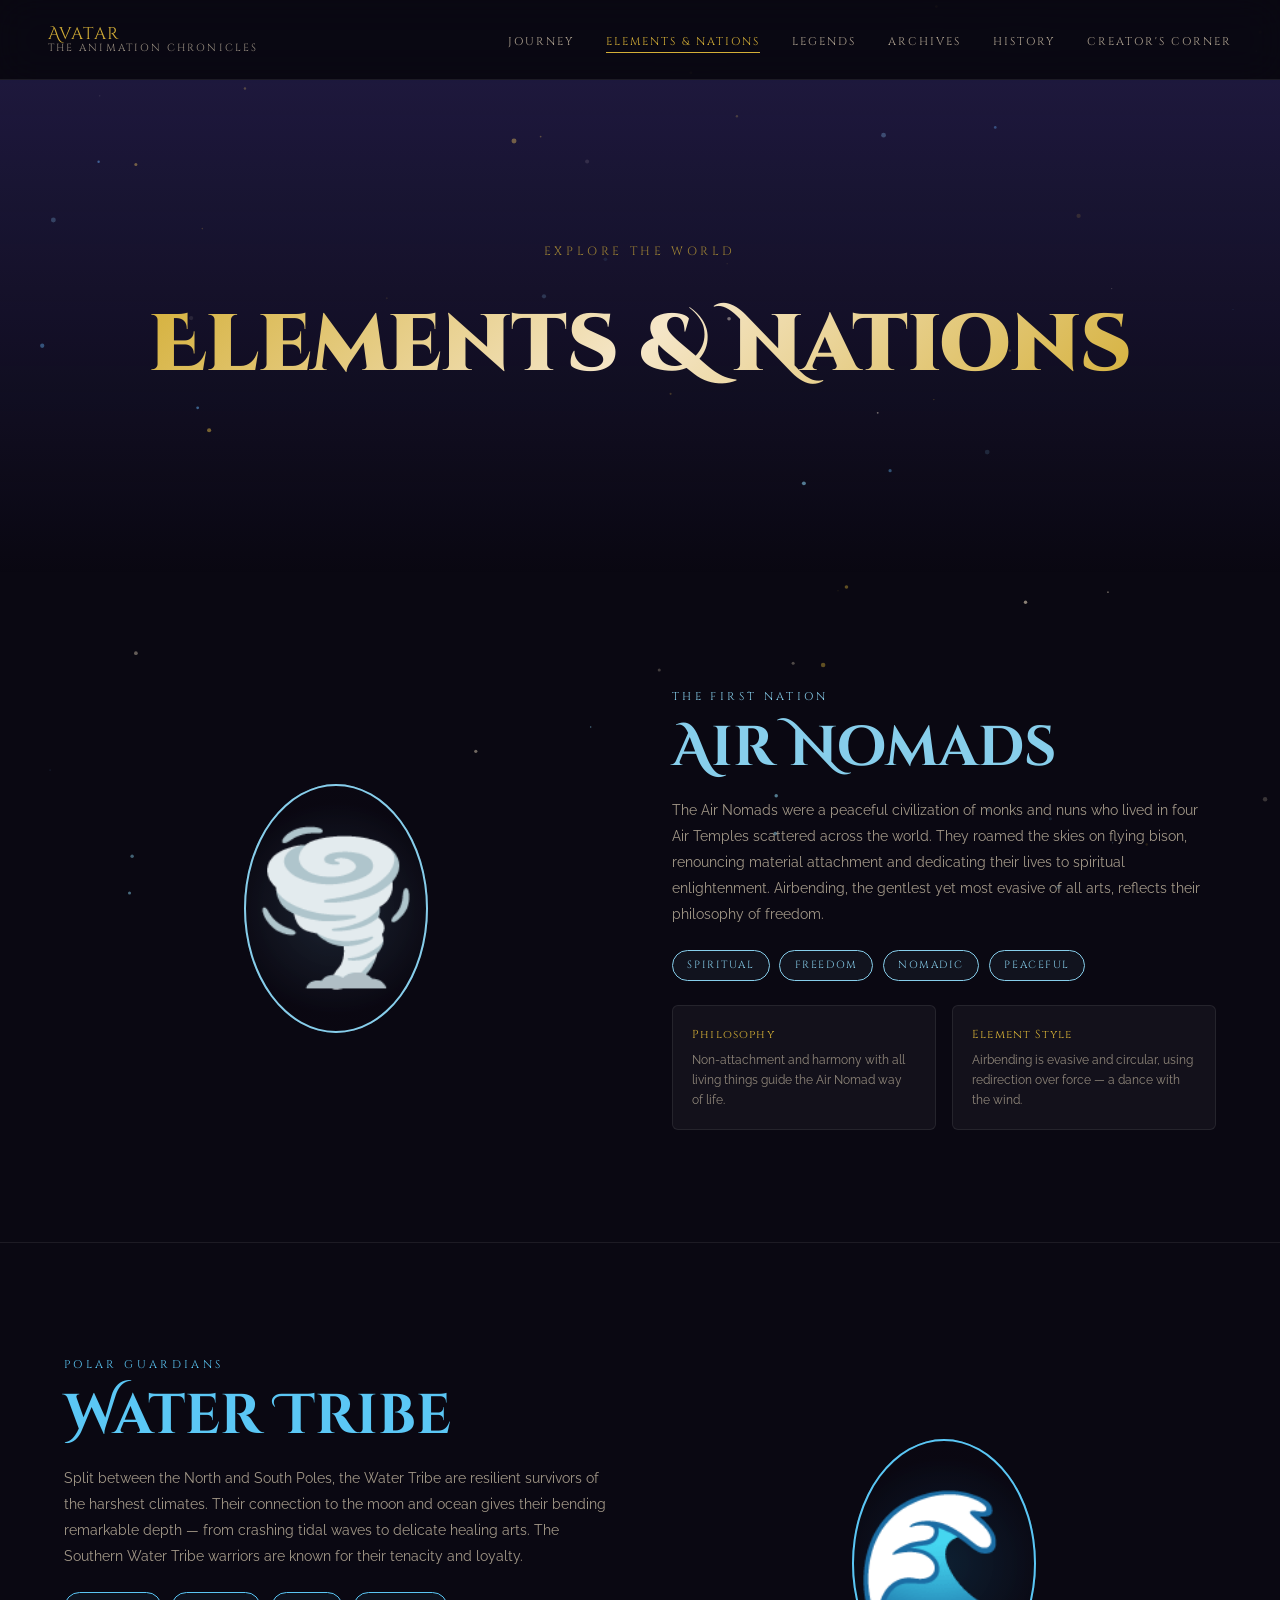
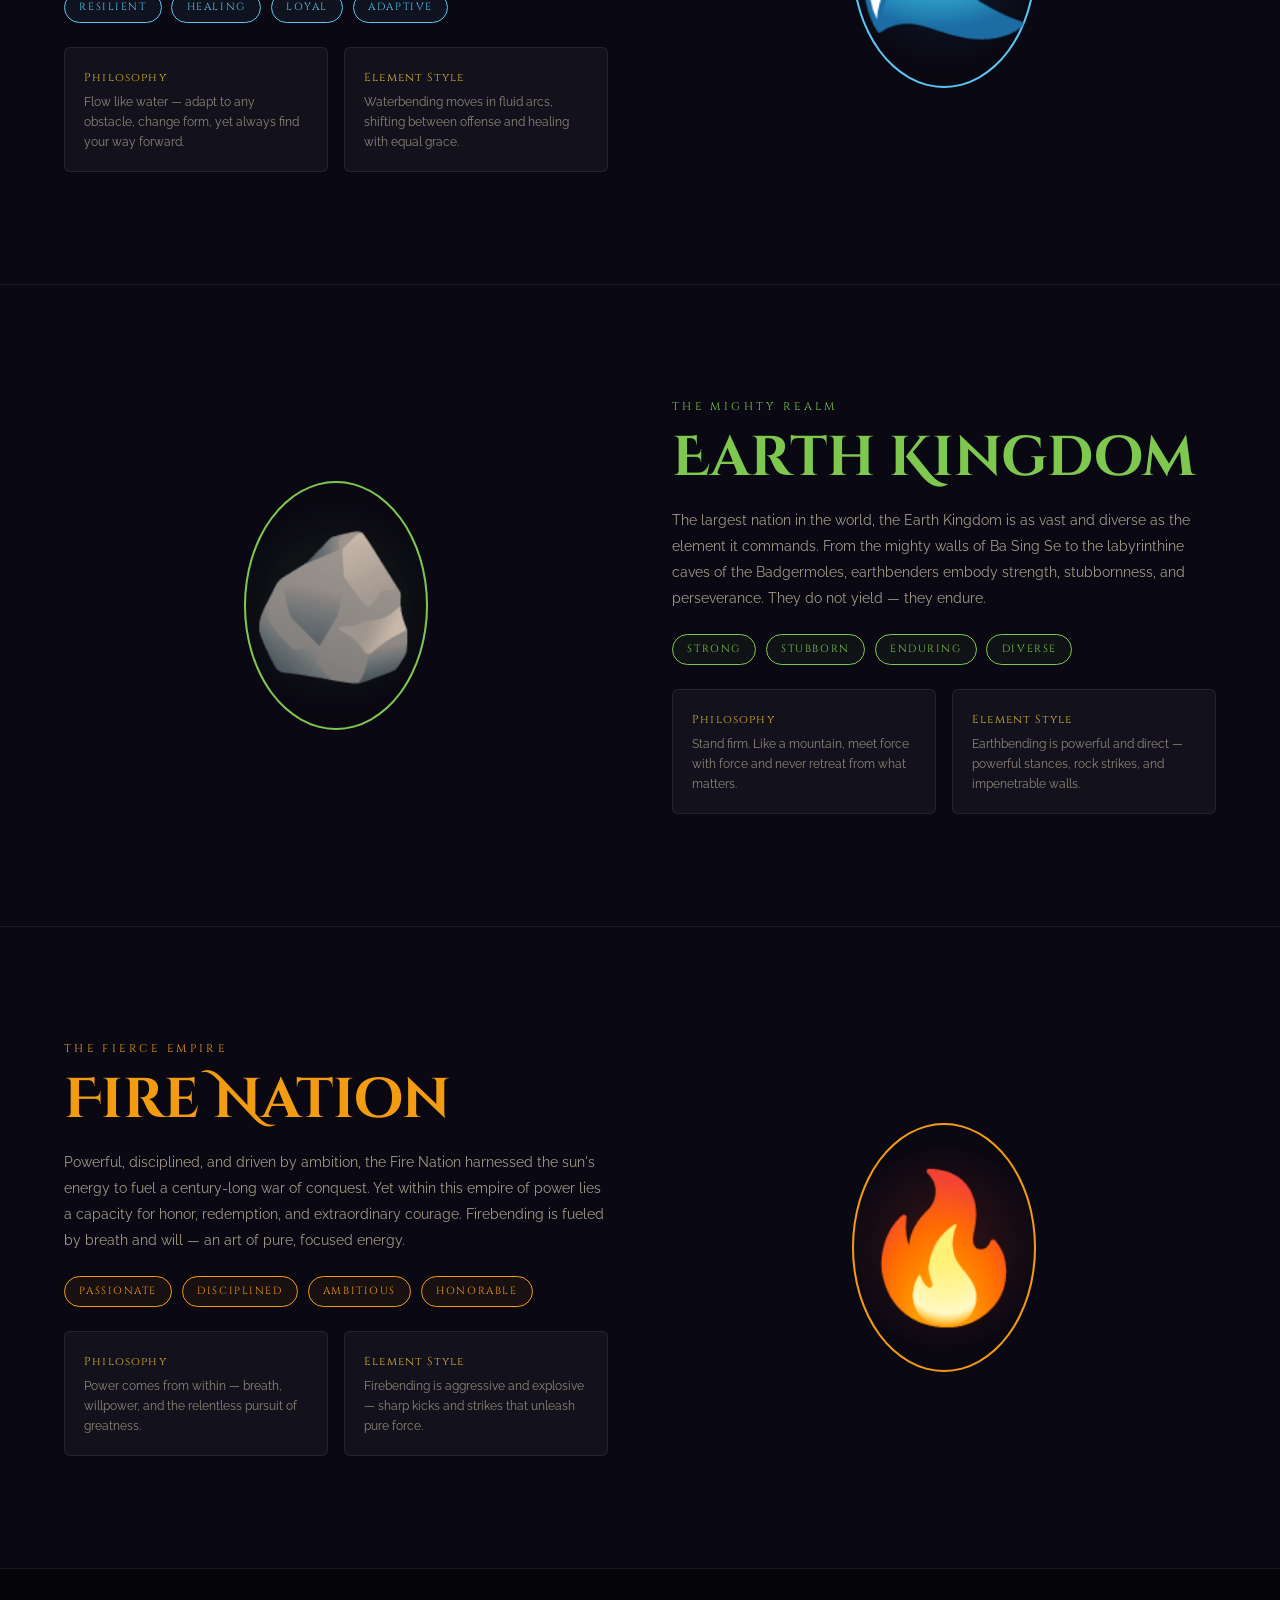
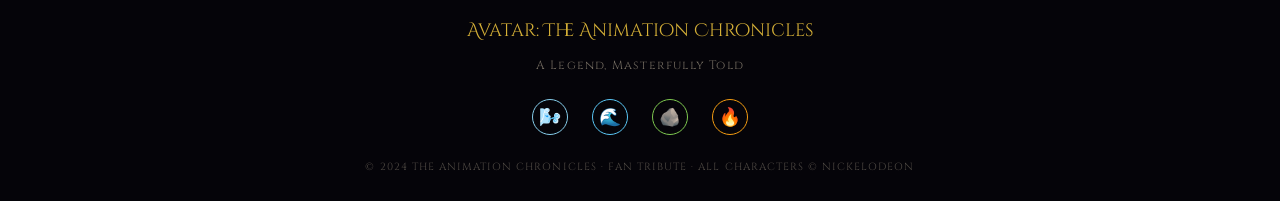
<file: elements.html>
<!DOCTYPE html>
<html lang="en">
<head>
  <meta charset="UTF-8"/>
  <meta name="viewport" content="width=device-width, initial-scale=1.0"/>
  <title>Elements & Nations | Avatar: The Animation Chronicles</title>
  <meta name="description" content="Explore the four nations — Air Nomads, Water Tribe, Earth Kingdom, and Fire Nation — from Avatar: The Last Airbender."/>
  <link rel="stylesheet" href="style.css"/>
  <style>
    /* ── Page Hero ─────────────────────────────────────────*/
    .page-hero {
      min-height: 55vh;
      display: flex;
      align-items: center;
      justify-content: center;
      text-align: center;
      padding: 3rem clamp(1rem,5vw,3rem);
      position: relative;
      overflow: hidden;
    }
    .page-hero__bg {
      position: absolute; inset: 0;
      background: linear-gradient(180deg, rgba(75,63,160,0.3) 0%, rgba(10,8,18,0) 100%);
    }
    .page-hero__title {
      font-family: var(--font-display);
      font-size: clamp(2rem,7vw,5rem);
      font-weight:900;
      background: linear-gradient(135deg, var(--clr-gold), var(--clr-parchment), var(--clr-gold));
      -webkit-background-clip:text; -webkit-text-fill-color:transparent; background-clip:text;
      position:relative; z-index:1;
    }
    .page-hero__sub {
      font-family: var(--font-heading);
      font-size:0.75rem; letter-spacing:0.3em;
      text-transform:uppercase;
      color:var(--clr-gold); opacity:0.7;
      position:relative; z-index:1;
      margin-bottom: 1rem;
    }

    /* ── Nation Full Sections ─────────────────────────────*/
    .nation-section {
      padding: clamp(4rem,10vw,7rem) clamp(1rem,5vw,4rem);
      position: relative; z-index: 2;
    }
    .nation-section + .nation-section {
      border-top: 1px solid var(--clr-border);
    }
    .nation-layout {
      display: grid;
      grid-template-columns: 1fr 1fr;
      gap: clamp(2rem,5vw,5rem);
      align-items: center;
    }
    .nation-layout.reverse { direction: rtl; }
    .nation-layout.reverse > * { direction: ltr; }
    @media(max-width:800px){
      .nation-layout, .nation-layout.reverse { grid-template-columns: 1fr; direction: ltr; }
    }

    .nation-badge {
      aspect-ratio: 1;
      max-width: 380px;
      margin: 0 auto;
      border-radius: 50%;
      display: flex; align-items:center; justify-content:center;
      font-size: clamp(6rem, 15vw, 9rem);
      border: 2px solid;
      position:relative;
      transition: transform 0.4s var(--ease-bounce);
    }
    .nation-badge:hover { transform: scale(1.06); }
    .nation-badge::after {
      content:''; position:absolute; inset:-2px;
      border-radius:50%; border: 1px solid;
      opacity:0.3; animation: spin-slow 20s linear infinite;
    }
    .badge-air   { border-color: var(--clr-air);      background: radial-gradient(circle, rgba(135,206,235,0.15) 0%, rgba(10,8,18,0.8) 70%); }
    .badge-air::after { border-color: var(--clr-air); }
    .badge-water { border-color: var(--clr-water-lt); background: radial-gradient(circle, rgba(26,102,145,0.25) 0%, rgba(10,8,18,0.8) 70%); }
    .badge-water::after{ border-color: var(--clr-water-lt); }
    .badge-earth { border-color: var(--clr-earth-lt); background: radial-gradient(circle, rgba(58,107,53,0.25) 0%, rgba(10,8,18,0.8) 70%); }
    .badge-earth::after{ border-color: var(--clr-earth-lt); }
    .badge-fire  { border-color: var(--clr-fire-lt);  background: radial-gradient(circle, rgba(192,57,43,0.25) 0%, rgba(10,8,18,0.8) 70%); }
    .badge-fire::after { border-color: var(--clr-fire-lt); animation-direction: reverse; }

    .nation-info__label {
      font-family:var(--font-heading);
      font-size:0.7rem; letter-spacing:0.3em;
      text-transform:uppercase; margin-bottom:0.8rem;
    }
    .nation-info__name {
      font-family:var(--font-display);
      font-size: clamp(2rem, 5vw, 3.5rem);
      line-height:1.05; margin-bottom: 1.2rem;
    }
    .nation-info__desc {
      font-size:0.9rem; opacity:0.65; line-height:1.8;
      margin-bottom:1.5rem;
    }
    .nation-traits {
      display:flex; flex-wrap:wrap; gap:0.6rem; margin-bottom:1.5rem;
    }
    .trait-tag {
      padding:0.35rem 0.9rem;
      border-radius:var(--radius-xl);
      border:1px solid;
      font-family:var(--font-heading);
      font-size:0.65rem; letter-spacing:0.15em;
      text-transform:uppercase;
    }

    .air-theme   .nation-info__label, .air-theme .nation-info__name { color: var(--clr-air); }
    .air-theme   .trait-tag { border-color:var(--clr-air); color:var(--clr-air); background:rgba(135,206,235,0.06); }
    .water-theme .nation-info__label, .water-theme .nation-info__name { color: var(--clr-water-lt);}
    .water-theme .trait-tag { border-color:var(--clr-water-lt); color:var(--clr-water-lt); background:rgba(91,199,245,0.06);}
    .earth-theme .nation-info__label, .earth-theme .nation-info__name { color: var(--clr-earth-lt);}
    .earth-theme .trait-tag { border-color:var(--clr-earth-lt); color:var(--clr-earth-lt); background:rgba(126,200,80,0.06);}
    .fire-theme  .nation-info__label, .fire-theme .nation-info__name { color: var(--clr-fire-lt);}
    .fire-theme  .trait-tag { border-color:var(--clr-fire-lt); color:var(--clr-fire-lt); background:rgba(243,156,18,0.06); }

    /* Philosophy cards */
    .philosophy-grid {
      display:grid; grid-template-columns: repeat(2,1fr); gap:1rem; margin-top:1rem;
    }
    @media(max-width:500px){ .philosophy-grid { grid-template-columns:1fr; } }
    .phil-card {
      padding:1.2rem;
      background:var(--clr-surface);
      border:1px solid var(--clr-border);
      border-radius:var(--radius-sm);
    }
    .phil-card__title { font-family:var(--font-heading); font-size:0.72rem; letter-spacing:0.1em; color:var(--clr-gold); margin-bottom:0.3rem; }
    .phil-card__text  { font-size:0.78rem; opacity:0.55; line-height:1.6; }
  </style>
</head>
<body>
  <canvas id="particles-canvas"></canvas>
  <div class="page-wrapper">

    <!-- Page Hero -->
    <section class="page-hero">
      <div class="page-hero__bg"></div>
      <div style="position:relative;z-index:1;text-align:center;">
        <p class="page-hero__sub">Explore the World</p>
        <h1 class="page-hero__title">Elements & Nations</h1>
      </div>
    </section>

    <!-- ══ AIR NOMADS ═══════════════════════════════════════ -->
    <section class="nation-section air-theme" id="air">
      <div class="nation-layout">
        <div class="nation-badge badge-air floating reveal">🌪️</div>
        <div class="nation-info reveal reveal-delay-1">
          <p class="nation-info__label">The First Nation</p>
          <h2 class="nation-info__name">Air Nomads</h2>
          <p class="nation-info__desc">The Air Nomads were a peaceful civilization of monks and nuns who lived in four Air Temples scattered across the world. They roamed the skies on flying bison, renouncing material attachment and dedicating their lives to spiritual enlightenment. Airbending, the gentlest yet most evasive of all arts, reflects their philosophy of freedom.</p>
          <div class="nation-traits">
            <span class="trait-tag">Spiritual</span>
            <span class="trait-tag">Freedom</span>
            <span class="trait-tag">Nomadic</span>
            <span class="trait-tag">Peaceful</span>
          </div>
          <div class="philosophy-grid">
            <div class="phil-card">
              <div class="phil-card__title">Philosophy</div>
              <p class="phil-card__text">Non-attachment and harmony with all living things guide the Air Nomad way of life.</p>
            </div>
            <div class="phil-card">
              <div class="phil-card__title">Element Style</div>
              <p class="phil-card__text">Airbending is evasive and circular, using redirection over force — a dance with the wind.</p>
            </div>
          </div>
        </div>
      </div>
    </section>

    <!-- ══ WATER TRIBE ═══════════════════════════════════════ -->
    <section class="nation-section water-theme" id="water">
      <div class="nation-layout reverse">
        <div class="nation-badge badge-water floating reveal">🌊</div>
        <div class="nation-info reveal reveal-delay-1">
          <p class="nation-info__label">Polar Guardians</p>
          <h2 class="nation-info__name">Water Tribe</h2>
          <p class="nation-info__desc">Split between the North and South Poles, the Water Tribe are resilient survivors of the harshest climates. Their connection to the moon and ocean gives their bending remarkable depth — from crashing tidal waves to delicate healing arts. The Southern Water Tribe warriors are known for their tenacity and loyalty.</p>
          <div class="nation-traits">
            <span class="trait-tag">Resilient</span>
            <span class="trait-tag">Healing</span>
            <span class="trait-tag">Loyal</span>
            <span class="trait-tag">Adaptive</span>
          </div>
          <div class="philosophy-grid">
            <div class="phil-card">
              <div class="phil-card__title">Philosophy</div>
              <p class="phil-card__text">Flow like water — adapt to any obstacle, change form, yet always find your way forward.</p>
            </div>
            <div class="phil-card">
              <div class="phil-card__title">Element Style</div>
              <p class="phil-card__text">Waterbending moves in fluid arcs, shifting between offense and healing with equal grace.</p>
            </div>
          </div>
        </div>
      </div>
    </section>

    <!-- ══ EARTH KINGDOM ═════════════════════════════════════ -->
    <section class="nation-section earth-theme" id="earth">
      <div class="nation-layout">
        <div class="nation-badge badge-earth floating reveal">🪨</div>
        <div class="nation-info reveal reveal-delay-1">
          <p class="nation-info__label">The Mighty Realm</p>
          <h2 class="nation-info__name">Earth Kingdom</h2>
          <p class="nation-info__desc">The largest nation in the world, the Earth Kingdom is as vast and diverse as the element it commands. From the mighty walls of Ba Sing Se to the labyrinthine caves of the Badgermoles, earthbenders embody strength, stubbornness, and perseverance. They do not yield — they endure.</p>
          <div class="nation-traits">
            <span class="trait-tag">Strong</span>
            <span class="trait-tag">Stubborn</span>
            <span class="trait-tag">Enduring</span>
            <span class="trait-tag">Diverse</span>
          </div>
          <div class="philosophy-grid">
            <div class="phil-card">
              <div class="phil-card__title">Philosophy</div>
              <p class="phil-card__text">Stand firm. Like a mountain, meet force with force and never retreat from what matters.</p>
            </div>
            <div class="phil-card">
              <div class="phil-card__title">Element Style</div>
              <p class="phil-card__text">Earthbending is powerful and direct — powerful stances, rock strikes, and impenetrable walls.</p>
            </div>
          </div>
        </div>
      </div>
    </section>

    <!-- ══ FIRE NATION ═══════════════════════════════════════ -->
    <section class="nation-section fire-theme" id="fire">
      <div class="nation-layout reverse">
        <div class="nation-badge badge-fire reveal" style="animation: fire-dance 2s ease-in-out infinite;">🔥</div>
        <div class="nation-info reveal reveal-delay-1">
          <p class="nation-info__label">The Fierce Empire</p>
          <h2 class="nation-info__name">Fire Nation</h2>
          <p class="nation-info__desc">Powerful, disciplined, and driven by ambition, the Fire Nation harnessed the sun's energy to fuel a century-long war of conquest. Yet within this empire of power lies a capacity for honor, redemption, and extraordinary courage. Firebending is fueled by breath and will — an art of pure, focused energy.</p>
          <div class="nation-traits">
            <span class="trait-tag">Passionate</span>
            <span class="trait-tag">Disciplined</span>
            <span class="trait-tag">Ambitious</span>
            <span class="trait-tag">Honorable</span>
          </div>
          <div class="philosophy-grid">
            <div class="phil-card">
              <div class="phil-card__title">Philosophy</div>
              <p class="phil-card__text">Power comes from within — breath, willpower, and the relentless pursuit of greatness.</p>
            </div>
            <div class="phil-card">
              <div class="phil-card__title">Element Style</div>
              <p class="phil-card__text">Firebending is aggressive and explosive — sharp kicks and strikes that unleash pure force.</p>
            </div>
          </div>
        </div>
      </div>
    </section>

  </div>
  <script src="nav.js"></script>
  <script>
    document.querySelectorAll('.reveal').forEach(el => {
      new IntersectionObserver(e=>{ e.forEach(x=>{ if(x.isIntersecting) x.target.classList.add('visible'); }); },{threshold:0.1}).observe(el);
    });
  </script>
</body>
</html>
</file>
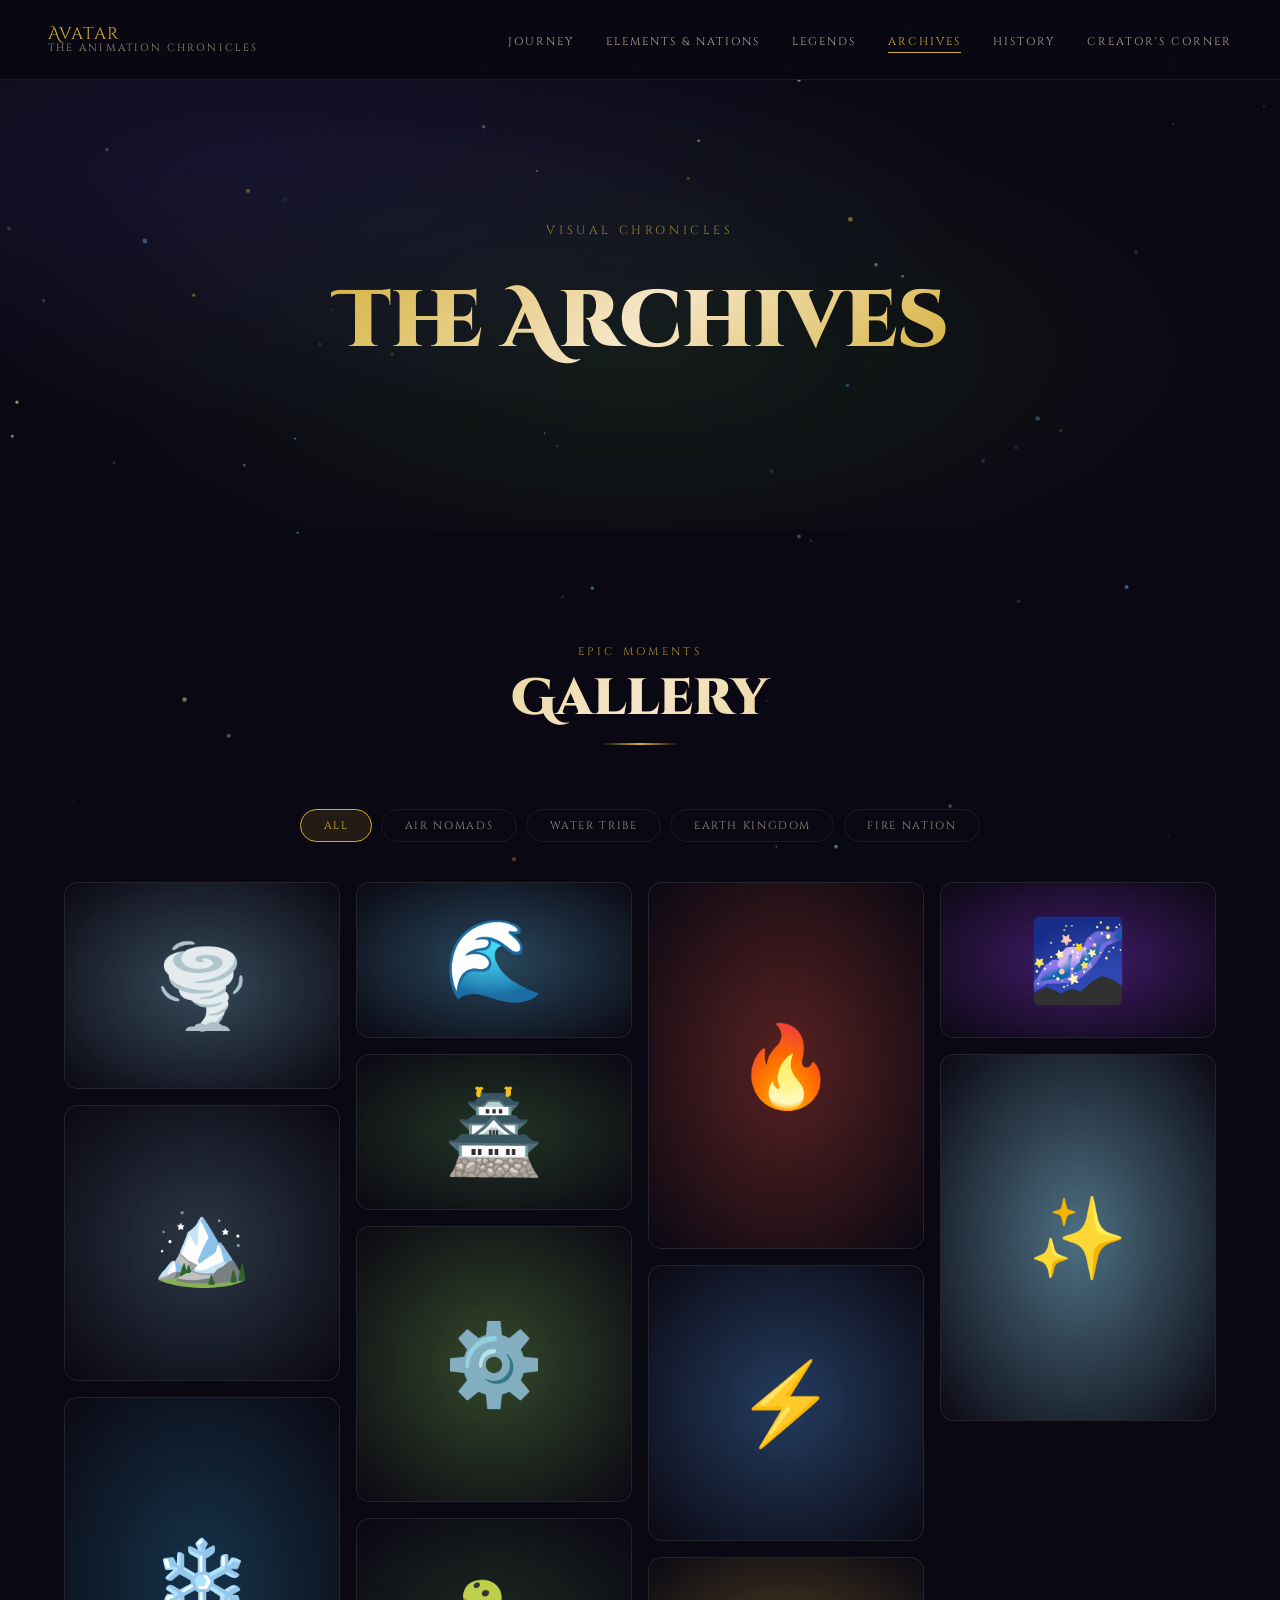
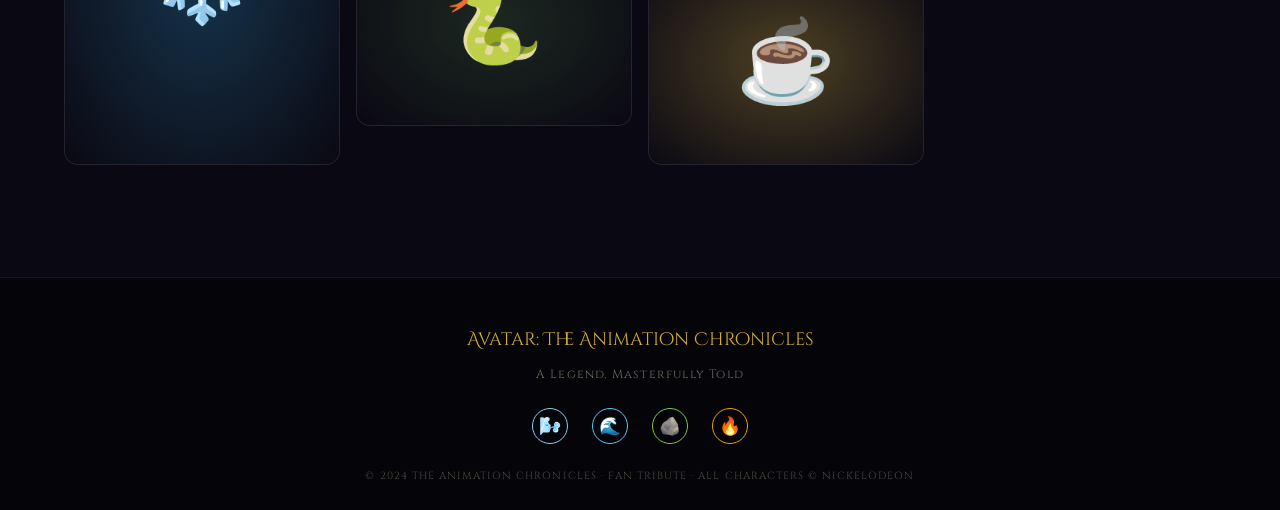
<file: gallery.html>
<!DOCTYPE html>
<html lang="en">
<head>
  <meta charset="UTF-8"/>
  <meta name="viewport" content="width=device-width, initial-scale=1.0"/>
  <title>Archives (Gallery) | Avatar: The Animation Chronicles</title>
  <meta name="description" content="Browse the visual archives of Avatar: The Last Airbender — an epic gallery of scenes, moments, and nations."/>
  <link rel="stylesheet" href="style.css"/>
  <style>
    .page-hero {
      min-height: 50vh;
      display:flex; align-items:center; justify-content:center; text-align:center;
      padding:3rem clamp(1rem,5vw,3rem);
      background: radial-gradient(ellipse at 50% 60%, rgba(58,107,53,0.2) 0%, transparent 70%),
                  radial-gradient(ellipse at 20% 20%, rgba(75,63,160,0.2) 0%, transparent 50%);
      position:relative; overflow:hidden;
    }
    .page-hero__title {
      font-family:var(--font-display); font-size:clamp(2rem,7vw,5rem); font-weight:900;
      background:linear-gradient(135deg,var(--clr-gold),var(--clr-parchment),var(--clr-gold));
      -webkit-background-clip:text; -webkit-text-fill-color:transparent; background-clip:text;
    }
    .page-hero__sub {
      font-family:var(--font-heading); font-size:0.75rem; letter-spacing:0.3em;
      text-transform:uppercase; color:var(--clr-gold); opacity:0.7; margin-bottom:0.8rem;
    }

    /* Filter tabs */
    .gallery-section {
      padding: clamp(4rem,10vw,7rem) clamp(1rem,5vw,4rem);
      position:relative; z-index:2;
    }
    .filter-tabs {
      display:flex; gap:0.6rem; justify-content:center; flex-wrap:wrap;
      margin-bottom:2.5rem;
    }
    .filter-btn {
      padding:0.5rem 1.4rem;
      border-radius:var(--radius-xl);
      border:1px solid var(--clr-border);
      font-family:var(--font-heading);
      font-size:0.68rem; letter-spacing:0.15em; text-transform:uppercase;
      color:rgba(245,230,200,0.6);
      background:transparent;
      cursor:pointer;
      transition:all 0.3s var(--ease-smooth);
    }
    .filter-btn:hover, .filter-btn.active {
      background:rgba(212,175,55,0.12);
      border-color:var(--clr-gold);
      color:var(--clr-gold);
    }
    .filter-btn.air.active   { background:rgba(135,206,235,0.1); border-color:var(--clr-air); color:var(--clr-air); }
    .filter-btn.water.active { background:rgba(91,199,245,0.1); border-color:var(--clr-water-lt); color:var(--clr-water-lt); }
    .filter-btn.earth.active { background:rgba(126,200,80,0.1); border-color:var(--clr-earth-lt); color:var(--clr-earth-lt); }
    .filter-btn.fire.active  { background:rgba(243,156,18,0.1); border-color:var(--clr-fire-lt); color:var(--clr-fire-lt); }

    /* Masonry-style gallery */
    .gallery-grid {
      columns: 4;
      column-gap: 1rem;
    }
    @media(max-width:1000px){ .gallery-grid { columns:3; } }
    @media(max-width:700px) { .gallery-grid { columns:2; } }
    @media(max-width:450px) { .gallery-grid { columns:1; } }

    .gallery-item {
      break-inside: avoid;
      margin-bottom:1rem;
      border-radius:var(--radius-md);
      overflow:hidden;
      position:relative;
      cursor:pointer;
      background:var(--clr-surface);
      border:1px solid var(--clr-border);
      transition: transform 0.35s var(--ease-bounce), box-shadow 0.35s;
    }
    .gallery-item:hover {
      transform:scale(1.03);
      box-shadow:0 16px 50px rgba(0,0,0,0.5);
      z-index:10;
    }
    .gallery-item__visual {
      width:100%;
      display:block;
      aspect-ratio: var(--ar, 1);
      display:flex; align-items:center; justify-content:center;
      font-size:clamp(3rem,8vw,6rem);
      background: var(--item-bg, radial-gradient(ellipse at center, rgba(75,63,160,0.3), rgba(10,8,18,0.9)));
    }
    .gallery-item__overlay {
      position:absolute; inset:0;
      background:linear-gradient(transparent 50%, rgba(0,0,0,0.85) 100%);
      display:flex; flex-direction:column; justify-content:flex-end;
      padding:1rem;
      opacity:0; transition:opacity 0.3s;
    }
    .gallery-item:hover .gallery-item__overlay { opacity:1; }
    .gallery-item__label {
      font-family:var(--font-heading);
      font-size:0.75rem; letter-spacing:0.1em;
      text-transform:uppercase; color:var(--clr-parchment);
    }
    .gallery-item__nation {
      font-size:0.65rem; opacity:0.55;
    }

    /* Lightbox */
    .lightbox {
      display:none;
      position:fixed; inset:0; z-index:2000;
      background:rgba(0,0,0,0.9);
      backdrop-filter:blur(10px);
      align-items:center; justify-content:center;
    }
    .lightbox.open { display:flex; }
    .lightbox__inner {
      max-width:700px; width:90%;
      text-align:center; position:relative;
    }
    .lightbox__visual {
      width:100%; aspect-ratio:16/9;
      border-radius:var(--radius-lg);
      display:flex; align-items:center; justify-content:center;
      font-size:8rem;
      background: radial-gradient(ellipse, rgba(75,63,160,0.4), rgba(0,0,0,0.8));
      border:1px solid var(--clr-border);
      margin-bottom:1rem;
    }
    .lightbox__title {
      font-family:var(--font-display);
      font-size:1.4rem; color:var(--clr-gold);
    }
    .lightbox__desc { font-size:0.85rem; opacity:0.6; margin-top:0.5rem; }
    .lightbox__close {
      position:absolute; top:-12px; right:-12px;
      width:36px; height:36px;
      border-radius:50%;
      background:var(--clr-gold); color:var(--clr-bg);
      font-size:1.1rem; display:flex; align-items:center; justify-content:center;
      cursor:pointer; font-weight:700;
    }
  </style>
</head>
<body>
  <canvas id="particles-canvas"></canvas>
  <div class="page-wrapper">

    <section class="page-hero">
      <div>
        <p class="page-hero__sub">Visual Chronicles</p>
        <h1 class="page-hero__title">The Archives</h1>
      </div>
    </section>

    <section class="gallery-section">
      <div class="section-title reveal">
        <p class="section-title__eyebrow">Epic Moments</p>
        <h2 class="section-title__main">Gallery</h2>
        <div class="section-title__divider"></div>
      </div>

      <div class="filter-tabs reveal">
        <button class="filter-btn active" data-filter="all">All</button>
        <button class="filter-btn air"   data-filter="air">Air Nomads</button>
        <button class="filter-btn water" data-filter="water">Water Tribe</button>
        <button class="filter-btn earth" data-filter="earth">Earth Kingdom</button>
        <button class="filter-btn fire"  data-filter="fire">Fire Nation</button>
      </div>

      <div class="gallery-grid">
        <!-- Air -->
        <div class="gallery-item" data-nation="air" data-title="Aang's Freedom" data-desc="The last airbender soars above the clouds on Appa across the open sky." style="--ar:4/3;">
          <div class="gallery-item__visual" style="--item-bg:radial-gradient(ellipse, rgba(135,206,235,0.3), rgba(10,8,18,0.9)); font-size:5rem;">🌪️</div>
          <div class="gallery-item__overlay"><div class="gallery-item__label">Aang's Freedom</div><div class="gallery-item__nation">Air Nomads</div></div>
        </div>
        <div class="gallery-item" data-nation="air" data-title="Eastern Air Temple" data-desc="The majestic Eastern Air Temple perched high above the clouds." style="--ar:1;">
          <div class="gallery-item__visual" style="--item-bg:radial-gradient(ellipse, rgba(135,206,235,0.2),rgba(10,8,18,0.95)); font-size:5rem;">🏔️</div>
          <div class="gallery-item__overlay"><div class="gallery-item__label">Eastern Air Temple</div><div class="gallery-item__nation">Air Nomads</div></div>
        </div>
        <!-- Water -->
        <div class="gallery-item" data-nation="water" data-title="Northern Water Tribe" data-desc="The majestic ice citadel of the Northern Water Tribe at the pole." style="--ar:3/4;">
          <div class="gallery-item__visual" style="--item-bg:radial-gradient(ellipse, rgba(26,102,145,0.4),rgba(10,8,18,0.9)); font-size:5rem;">❄️</div>
          <div class="gallery-item__overlay"><div class="gallery-item__label">Northern Water Tribe</div><div class="gallery-item__nation">Water Tribe</div></div>
        </div>
        <div class="gallery-item" data-nation="water" data-title="Katara's Mastery" data-desc="Katara bending a massive tidal wave with grace and precision." style="--ar:16/9;">
          <div class="gallery-item__visual" style="--item-bg:radial-gradient(ellipse, rgba(91,199,245,0.3),rgba(10,8,18,0.9)); font-size:5rem;">🌊</div>
          <div class="gallery-item__overlay"><div class="gallery-item__label">Katara's Mastery</div><div class="gallery-item__nation">Water Tribe</div></div>
        </div>
        <!-- Earth -->
        <div class="gallery-item" data-nation="earth" data-title="Ba Sing Se" data-desc="The impenetrable walls of Ba Sing Se, the crown jewel of the Earth Kingdom." style="--ar:16/9;">
          <div class="gallery-item__visual" style="--item-bg:radial-gradient(ellipse, rgba(58,107,53,0.4),rgba(10,8,18,0.9)); font-size:5rem;">🏯</div>
          <div class="gallery-item__overlay"><div class="gallery-item__label">Ba Sing Se</div><div class="gallery-item__nation">Earth Kingdom</div></div>
        </div>
        <div class="gallery-item" data-nation="earth" data-title="Toph's Metalbending" data-desc="Toph Beifong invents metalbending — changing the world forever." style="--ar:1;">
          <div class="gallery-item__visual" style="--item-bg:radial-gradient(ellipse, rgba(126,200,80,0.3),rgba(10,8,18,0.9)); font-size:5rem;">⚙️</div>
          <div class="gallery-item__overlay"><div class="gallery-item__label">Metalbending</div><div class="gallery-item__nation">Earth Kingdom</div></div>
        </div>
        <div class="gallery-item" data-nation="earth" data-title="The Serpent's Pass" data-desc="The team crossing the perilous Serpent's Pass over Lake Laogai." style="--ar:4/3;">
          <div class="gallery-item__visual" style="--item-bg:radial-gradient(ellipse, rgba(58,107,53,0.25),rgba(10,8,18,0.95)); font-size:5rem;">🐍</div>
          <div class="gallery-item__overlay"><div class="gallery-item__label">The Serpent's Pass</div><div class="gallery-item__nation">Earth Kingdom</div></div>
        </div>
        <!-- Fire -->
        <div class="gallery-item" data-nation="fire" data-title="Agni Kai at the Palace" data-desc="The dramatic Agni Kai duel above the Fire Nation capital city." style="--ar:3/4;">
          <div class="gallery-item__visual" style="--item-bg:radial-gradient(ellipse, rgba(192,57,43,0.4),rgba(10,8,18,0.9)); font-size:5rem;">🔥</div>
          <div class="gallery-item__overlay"><div class="gallery-item__label">Agni Kai</div><div class="gallery-item__nation">Fire Nation</div></div>
        </div>
        <div class="gallery-item" data-nation="fire" data-title="Azula's Blue Fire" data-desc="Princess Azula unleashes her devastating blue lightning." style="--ar:1;">
          <div class="gallery-item__visual" style="--item-bg:radial-gradient(ellipse, rgba(74,160,255,0.3),rgba(10,8,18,0.9)); font-size:5rem;">⚡</div>
          <div class="gallery-item__overlay"><div class="gallery-item__label">Azula's Blue Fire</div><div class="gallery-item__nation">Fire Nation</div></div>
        </div>
        <div class="gallery-item" data-nation="fire" data-title="Iroh's Wisdom" data-desc="General Iroh brewing peace and tea in the quiet of dusk." style="--ar:4/3;">
          <div class="gallery-item__visual" style="--item-bg:radial-gradient(ellipse, rgba(212,175,55,0.3),rgba(10,8,18,0.9)); font-size:5rem;">☕</div>
          <div class="gallery-item__overlay"><div class="gallery-item__label">Iroh's Wisdom</div><div class="gallery-item__nation">Fire Nation</div></div>
        </div>
        <!-- Spirit World -->
        <div class="gallery-item" data-nation="all" data-title="Spirit World" data-desc="The ethereal spirit world — a realm between living and divine." style="--ar:16/9;">
          <div class="gallery-item__visual" style="--item-bg:radial-gradient(ellipse, rgba(138,43,226,0.4),rgba(10,8,18,0.9)); font-size:5rem;">🌌</div>
          <div class="gallery-item__overlay"><div class="gallery-item__label">Spirit World</div><div class="gallery-item__nation">The Avatar</div></div>
        </div>
        <div class="gallery-item" data-nation="air" data-title="Avatar State" data-desc="Aang's eyes glow white as he enters the all-powerful Avatar State." style="--ar:3/4;">
          <div class="gallery-item__visual" style="--item-bg:radial-gradient(ellipse, rgba(135,206,235,0.5),rgba(10,8,18,0.8)); font-size:5rem;">✨</div>
          <div class="gallery-item__overlay"><div class="gallery-item__label">Avatar State</div><div class="gallery-item__nation">The Avatar</div></div>
        </div>
      </div>
    </section>

    <!-- Lightbox -->
    <div class="lightbox" id="lightbox">
      <div class="lightbox__inner">
        <div class="lightbox__close" id="lb-close">✕</div>
        <div class="lightbox__visual" id="lb-visual"></div>
        <div class="lightbox__title" id="lb-title"></div>
        <p class="lightbox__desc" id="lb-desc"></p>
      </div>
    </div>

  </div>
  <script src="nav.js"></script>
  <script>
    // Reveal
    document.querySelectorAll('.reveal').forEach(el=>{
      new IntersectionObserver(e=>{e.forEach(x=>{if(x.isIntersecting)x.target.classList.add('visible');});},{threshold:0.1}).observe(el);
    });

    // Filter
    const filterBtns = document.querySelectorAll('.filter-btn');
    const items = document.querySelectorAll('.gallery-item');
    filterBtns.forEach(btn => {
      btn.addEventListener('click', () => {
        filterBtns.forEach(b => b.classList.remove('active'));
        btn.classList.add('active');
        const filter = btn.dataset.filter;
        items.forEach(item => {
          const show = filter === 'all' || item.dataset.nation === filter;
          item.style.opacity = show ? '1' : '0.15';
          item.style.pointerEvents = show ? '' : 'none';
        });
      });
    });

    // Lightbox
    const lb = document.getElementById('lightbox');
    items.forEach(item => {
      item.addEventListener('click', () => {
        document.getElementById('lb-visual').innerHTML = item.querySelector('.gallery-item__visual').innerHTML;
        document.getElementById('lb-title').textContent = item.dataset.title;
        document.getElementById('lb-desc').textContent  = item.dataset.desc;
        lb.classList.add('open');
        document.body.style.overflow = 'hidden';
      });
    });
    document.getElementById('lb-close').addEventListener('click', () => {
      lb.classList.remove('open');
      document.body.style.overflow = '';
    });
    lb.addEventListener('click', e => { if(e.target === lb){ lb.classList.remove('open'); document.body.style.overflow=''; } });
  </script>
</body>
</html>
</file>
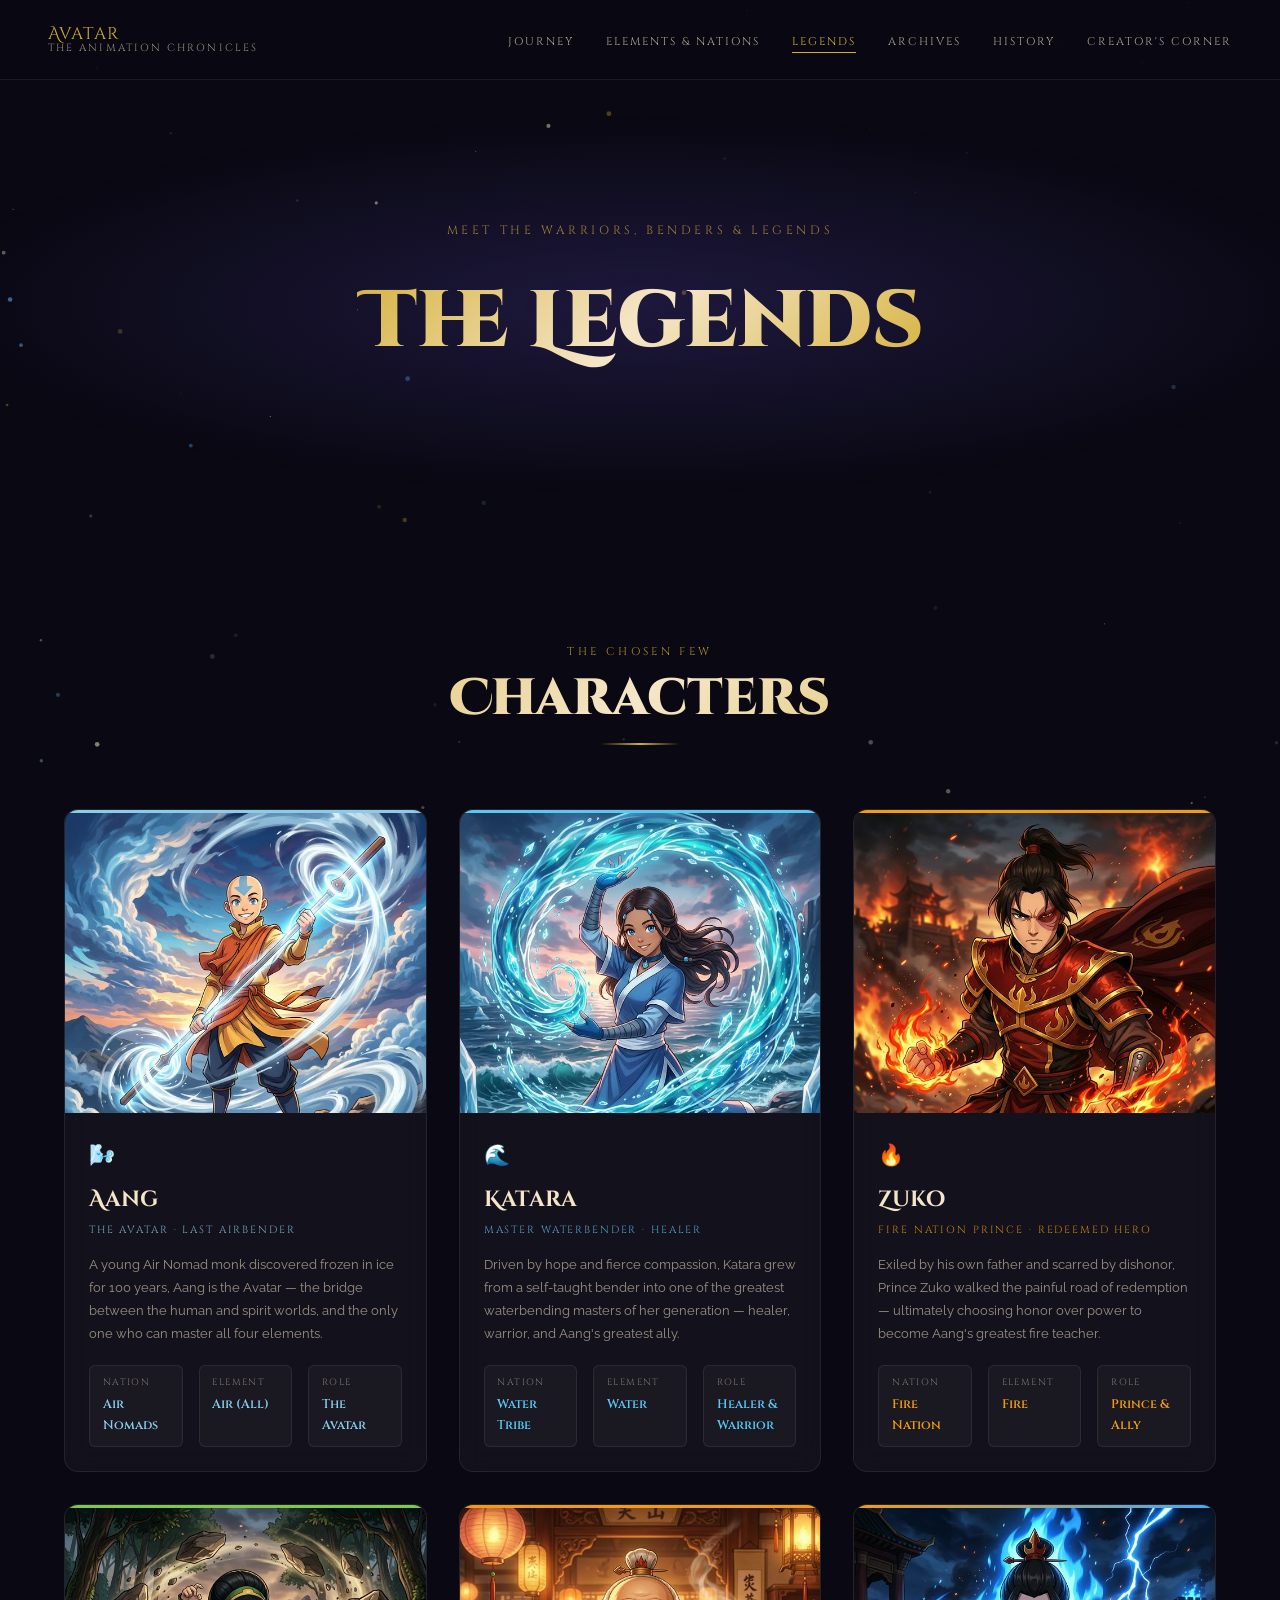
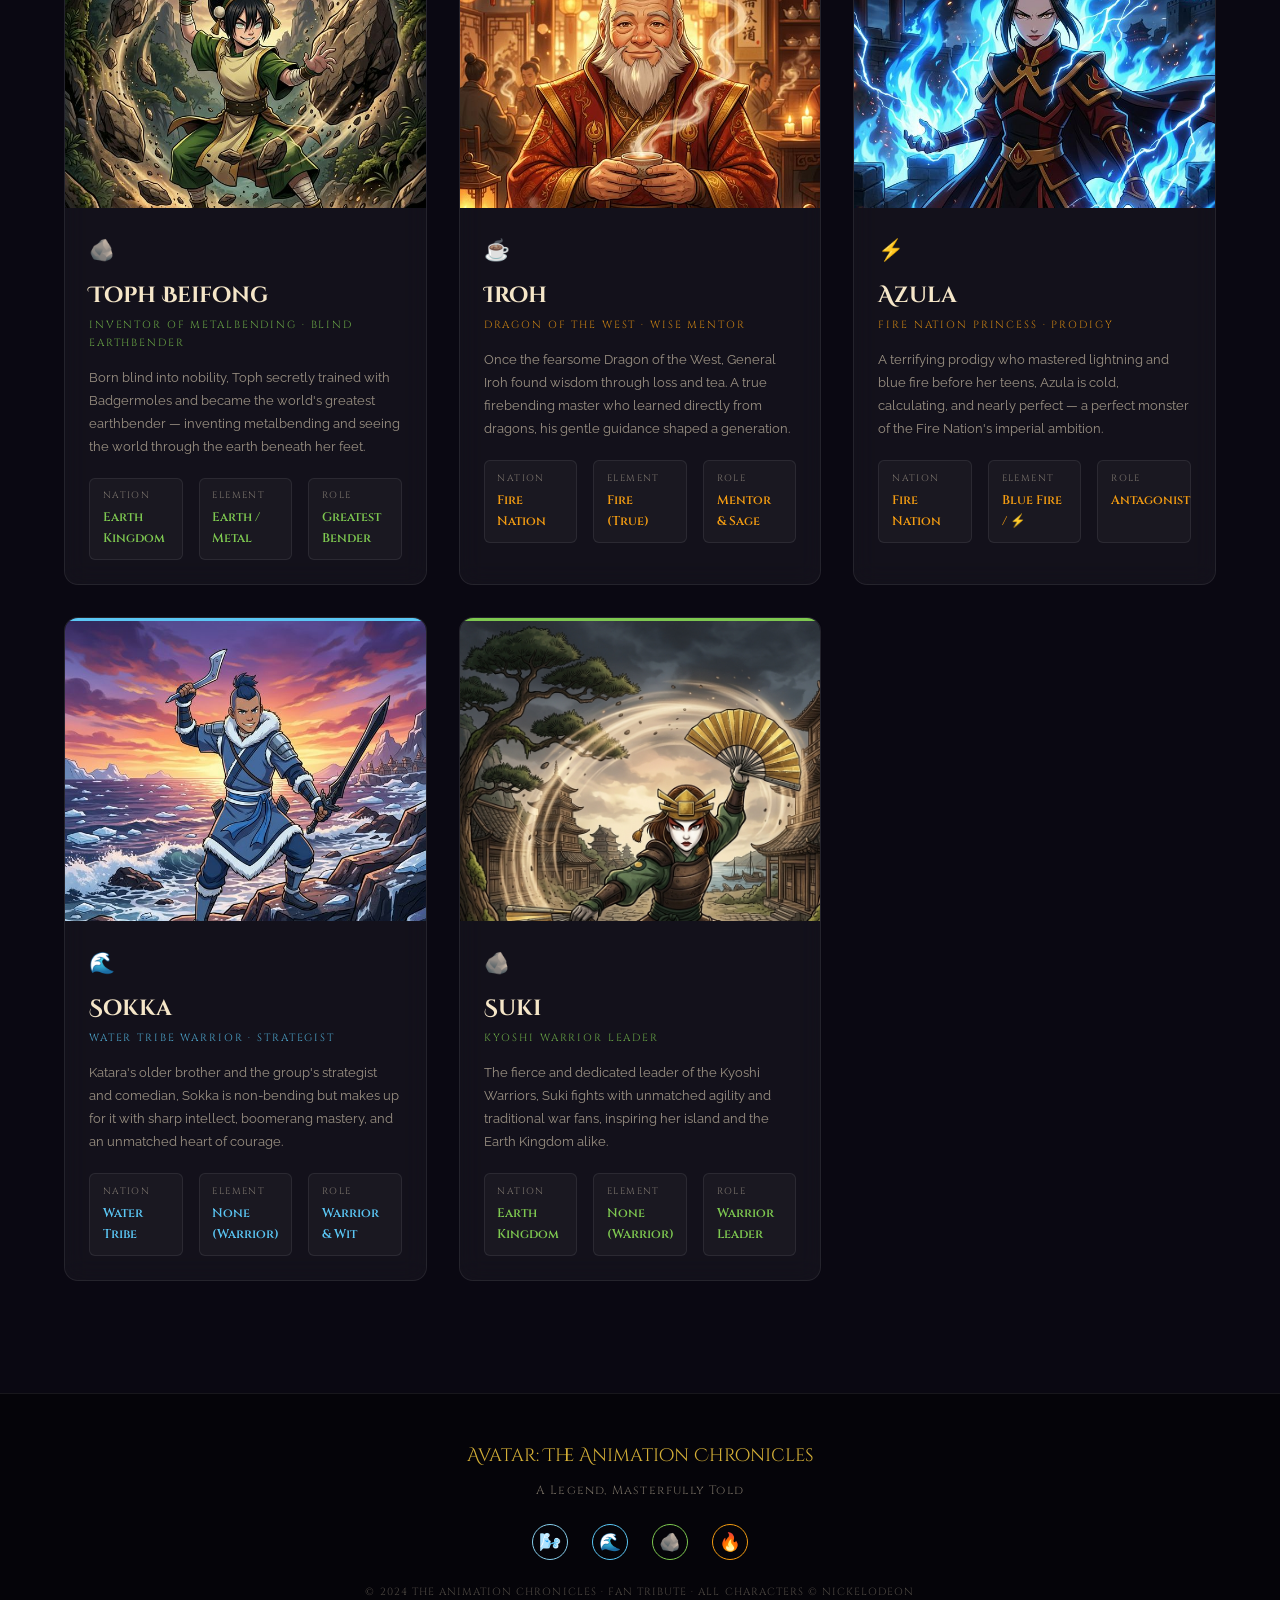
<file: legends.html>
<!DOCTYPE html>
<html lang="en">
<head>
  <meta charset="UTF-8"/>
  <meta name="viewport" content="width=device-width, initial-scale=1.0"/>
  <title>Legends (Characters) | Avatar: The Animation Chronicles</title>
  <meta name="description" content="Meet the legendary characters of Avatar: The Last Airbender — Aang, Katara, Zuko, Toph, Iroh, Azula, and Sokka."/>
  <link rel="stylesheet" href="style.css"/>
  <style>
    .page-hero {
      min-height: 50vh;
      display:flex; align-items:center; justify-content:center; text-align:center;
      padding: 3rem clamp(1rem,5vw,3rem);
      position:relative; overflow:hidden;
      background: radial-gradient(ellipse 80% 60% at 50% 50%, rgba(75,63,160,0.3) 0%, transparent 70%);
    }
    .page-hero__title {
      font-family:var(--font-display);
      font-size:clamp(2rem,7vw,5rem); font-weight:900;
      background:linear-gradient(135deg,var(--clr-gold),var(--clr-parchment),var(--clr-gold));
      -webkit-background-clip:text; -webkit-text-fill-color:transparent; background-clip:text;
    }
    .page-hero__sub {
      font-family:var(--font-heading);
      font-size:0.75rem; letter-spacing:0.3em; text-transform:uppercase;
      color:var(--clr-gold); opacity:0.7; margin-bottom:0.8rem;
    }

    /* Legends grid */
    .legends-section {
      padding: clamp(4rem,10vw,7rem) clamp(1rem,5vw,4rem);
      position:relative; z-index:2;
    }
    .legends-full-grid {
      display:grid;
      grid-template-columns: repeat(auto-fill, minmax(280px, 1fr));
      gap: 2rem;
    }
    @media(max-width:600px){ .legends-full-grid { grid-template-columns: 1fr; } }

    .legend-card {
      border-radius: var(--radius-md);
      overflow:hidden;
      background:var(--clr-surface);
      border:1px solid var(--clr-border);
      backdrop-filter:blur(12px);
      transition: transform 0.4s var(--ease-bounce), box-shadow 0.4s, border-color 0.3s;
      cursor:pointer;
      position:relative;
    }
    .legend-card:hover {
      transform: translateY(-12px);
      box-shadow: 0 30px 80px rgba(0,0,0,0.5);
    }
    .legend-card:hover .legend-card__img-wrap img { transform: scale(1.08); }

    .legend-card__nation-bar {
      height:3px; width:100%;
      background: var(--bar-color, var(--clr-gold));
    }
    .legend-card__img-wrap {
      height: 300px; overflow:hidden;
      position:relative;
      background: radial-gradient(ellipse at top, var(--nation-bg-col, rgba(75,63,160,0.2)), rgba(10,8,18,0.9));
    }
    .legend-card__img-wrap img {
      width:100%; height:100%;
      object-fit:cover; object-position:top;
      transition:transform 0.5s var(--ease-smooth);
    }
    .legend-card__img-wrap .no-img {
      width:100%; height:100%;
      display:flex; flex-direction:column;
      align-items:center; justify-content:center;
      font-size:5rem; background:inherit;
    }

    .legend-card__body { padding:1.5rem; }
    .legend-card__element {
      font-size:1.3rem; margin-bottom:0.5rem;
    }
    .legend-card__name {
      font-family:var(--font-display);
      font-size:1.4rem; font-weight:700;
      color:var(--clr-parchment);
      margin-bottom:0.2rem;
    }
    .legend-card__title {
      font-family:var(--font-heading);
      font-size:0.65rem; letter-spacing:0.18em;
      text-transform:uppercase;
      color: var(--title-color, var(--clr-gold));
      opacity:0.8; margin-bottom:0.9rem;
    }
    .legend-card__desc {
      font-size:0.82rem; opacity:0.6; line-height:1.75;
      margin-bottom:1.2rem;
    }
    .legend-card__stats {
      display:flex; gap:1rem; flex-wrap:wrap;
    }
    .legend-stat {
      flex:1; min-width:90px;
      background:rgba(255,255,255,0.03);
      border:1px solid var(--clr-border);
      border-radius:var(--radius-sm);
      padding:0.6rem 0.8rem;
    }
    .legend-stat__label {
      font-family:var(--font-heading);
      font-size:0.58rem; letter-spacing:0.15em;
      text-transform:uppercase; opacity:0.45; margin-bottom:0.2rem;
    }
    .legend-stat__val {
      font-family:var(--font-heading);
      font-size:0.78rem; font-weight:600;
      color: var(--title-color, var(--clr-gold));
    }

    /* Nation color vars per card */
    .lc-air   { --bar-color:var(--clr-air);      --title-color:var(--clr-air);      --nation-bg-col:rgba(135,206,235,0.15); }
    .lc-air:hover   { border-color:rgba(135,206,235,0.4); }
    .lc-water { --bar-color:var(--clr-water-lt);  --title-color:var(--clr-water-lt); --nation-bg-col:rgba(26,102,145,0.2); }
    .lc-water:hover { border-color:rgba(91,199,245,0.4); }
    .lc-earth { --bar-color:var(--clr-earth-lt);  --title-color:var(--clr-earth-lt); --nation-bg-col:rgba(58,107,53,0.2); }
    .lc-earth:hover { border-color:rgba(126,200,80,0.4); }
    .lc-fire  { --bar-color:var(--clr-fire-lt);   --title-color:var(--clr-fire-lt);  --nation-bg-col:rgba(192,57,43,0.2); }
    .lc-fire:hover  { border-color:rgba(243,156,18,0.4); }
  </style>
</head>
<body>
  <canvas id="particles-canvas"></canvas>
  <div class="page-wrapper">

    <section class="page-hero">
      <div>
        <p class="page-hero__sub">Meet the Warriors, Benders & Legends</p>
        <h1 class="page-hero__title">The Legends</h1>
      </div>
    </section>

    <section class="legends-section">
      <div class="section-title reveal">
        <p class="section-title__eyebrow">The Chosen Few</p>
        <h2 class="section-title__main">Characters</h2>
        <div class="section-title__divider"></div>
      </div>

      <div class="legends-full-grid">

        <!-- AANG -->
        <div class="legend-card lc-air reveal reveal-delay-1" id="aang">
          <div class="legend-card__nation-bar"></div>
          <div class="legend-card__img-wrap">
            <img src="aang.png" alt="Aang"/>
          </div>
          <div class="legend-card__body">
            <div class="legend-card__element">🌬️</div>
            <div class="legend-card__name">Aang</div>
            <div class="legend-card__title">The Avatar · Last Airbender</div>
            <p class="legend-card__desc">A young Air Nomad monk discovered frozen in ice for 100 years, Aang is the Avatar — the bridge between the human and spirit worlds, and the only one who can master all four elements.</p>
            <div class="legend-card__stats">
              <div class="legend-stat">
                <div class="legend-stat__label">Nation</div>
                <div class="legend-stat__val">Air Nomads</div>
              </div>
              <div class="legend-stat">
                <div class="legend-stat__label">Element</div>
                <div class="legend-stat__val">Air (All)</div>
              </div>
              <div class="legend-stat">
                <div class="legend-stat__label">Role</div>
                <div class="legend-stat__val">The Avatar</div>
              </div>
            </div>
          </div>
        </div>

        <!-- KATARA -->
        <div class="legend-card lc-water reveal reveal-delay-2" id="katara">
          <div class="legend-card__nation-bar"></div>
          <div class="legend-card__img-wrap">
            <img src="katara.png" alt="Katara"/>
          </div>
          <div class="legend-card__body">
            <div class="legend-card__element">🌊</div>
            <div class="legend-card__name">Katara</div>
            <div class="legend-card__title">Master Waterbender · Healer</div>
            <p class="legend-card__desc">Driven by hope and fierce compassion, Katara grew from a self-taught bender into one of the greatest waterbending masters of her generation — healer, warrior, and Aang's greatest ally.</p>
            <div class="legend-card__stats">
              <div class="legend-stat"><div class="legend-stat__label">Nation</div><div class="legend-stat__val">Water Tribe</div></div>
              <div class="legend-stat"><div class="legend-stat__label">Element</div><div class="legend-stat__val">Water</div></div>
              <div class="legend-stat"><div class="legend-stat__label">Role</div><div class="legend-stat__val">Healer & Warrior</div></div>
            </div>
          </div>
        </div>

        <!-- ZUKO -->
        <div class="legend-card lc-fire reveal reveal-delay-3" id="zuko">
          <div class="legend-card__nation-bar"></div>
          <div class="legend-card__img-wrap">
            <img src="zuko.png" alt="Zuko"/>
          </div>
          <div class="legend-card__body">
            <div class="legend-card__element">🔥</div>
            <div class="legend-card__name">Zuko</div>
            <div class="legend-card__title">Fire Nation Prince · Redeemed Hero</div>
            <p class="legend-card__desc">Exiled by his own father and scarred by dishonor, Prince Zuko walked the painful road of redemption — ultimately choosing honor over power to become Aang's greatest fire teacher.</p>
            <div class="legend-card__stats">
              <div class="legend-stat"><div class="legend-stat__label">Nation</div><div class="legend-stat__val">Fire Nation</div></div>
              <div class="legend-stat"><div class="legend-stat__label">Element</div><div class="legend-stat__val">Fire</div></div>
              <div class="legend-stat"><div class="legend-stat__label">Role</div><div class="legend-stat__val">Prince & Ally</div></div>
            </div>
          </div>
        </div>

        <!-- TOPH -->
        <div class="legend-card lc-earth reveal reveal-delay-4" id="toph">
          <div class="legend-card__nation-bar"></div>
          <div class="legend-card__img-wrap">
            <img src="toph.png" alt="Toph"/>
          </div>
          <div class="legend-card__body">
            <div class="legend-card__element">🪨</div>
            <div class="legend-card__name">Toph Beifong</div>
            <div class="legend-card__title">Inventor of Metalbending · Blind Earthbender</div>
            <p class="legend-card__desc">Born blind into nobility, Toph secretly trained with Badgermoles and became the world's greatest earthbender — inventing metalbending and seeing the world through the earth beneath her feet.</p>
            <div class="legend-card__stats">
              <div class="legend-stat"><div class="legend-stat__label">Nation</div><div class="legend-stat__val">Earth Kingdom</div></div>
              <div class="legend-stat"><div class="legend-stat__label">Element</div><div class="legend-stat__val">Earth / Metal</div></div>
              <div class="legend-stat"><div class="legend-stat__label">Role</div><div class="legend-stat__val">Greatest Bender</div></div>
            </div>
          </div>
        </div>

        <!-- IROH -->
        <div class="legend-card lc-fire reveal reveal-delay-1" id="iroh">
          <div class="legend-card__nation-bar"></div>
          <div class="legend-card__img-wrap">
            <img src="iroh.png" alt="Iroh"/>
          </div>
          <div class="legend-card__body">
            <div class="legend-card__element">☕</div>
            <div class="legend-card__name">Iroh</div>
            <div class="legend-card__title">Dragon of the West · Wise Mentor</div>
            <p class="legend-card__desc">Once the fearsome Dragon of the West, General Iroh found wisdom through loss and tea. A true firebending master who learned directly from dragons, his gentle guidance shaped a generation.</p>
            <div class="legend-card__stats">
              <div class="legend-stat"><div class="legend-stat__label">Nation</div><div class="legend-stat__val">Fire Nation</div></div>
              <div class="legend-stat"><div class="legend-stat__label">Element</div><div class="legend-stat__val">Fire (True)</div></div>
              <div class="legend-stat"><div class="legend-stat__label">Role</div><div class="legend-stat__val">Mentor & Sage</div></div>
            </div>
          </div>
        </div>

        <!-- AZULA -->
        <div class="legend-card lc-fire reveal reveal-delay-2" id="azula">
          <div class="legend-card__nation-bar" style="background:linear-gradient(90deg,var(--clr-fire-lt),#4af)"></div>
          <div class="legend-card__img-wrap">
            <img src="azula.png" alt="Azula"/>
          </div>
          <div class="legend-card__body">
            <div class="legend-card__element">⚡</div>
            <div class="legend-card__name">Azula</div>
            <div class="legend-card__title">Fire Nation Princess · Prodigy</div>
            <p class="legend-card__desc">A terrifying prodigy who mastered lightning and blue fire before her teens, Azula is cold, calculating, and nearly perfect — a perfect monster of the Fire Nation's imperial ambition.</p>
            <div class="legend-card__stats">
              <div class="legend-stat"><div class="legend-stat__label">Nation</div><div class="legend-stat__val">Fire Nation</div></div>
              <div class="legend-stat"><div class="legend-stat__label">Element</div><div class="legend-stat__val">Blue Fire / ⚡</div></div>
              <div class="legend-stat"><div class="legend-stat__label">Role</div><div class="legend-stat__val">Antagonist</div></div>
            </div>
          </div>
        </div>

        <!-- SOKKA -->
        <div class="legend-card lc-water reveal reveal-delay-3" id="sokka">
          <div class="legend-card__nation-bar"></div>
          <div class="legend-card__img-wrap">
            <img src="sokka.jpg" alt="Sokka"/>
          </div>
          <div class="legend-card__body">
            <div class="legend-card__element">🌊</div>
            <div class="legend-card__name">Sokka</div>
            <div class="legend-card__title">Water Tribe Warrior · Strategist</div>
            <p class="legend-card__desc">Katara's older brother and the group's strategist and comedian, Sokka is non-bending but makes up for it with sharp intellect, boomerang mastery, and an unmatched heart of courage.</p>
            <div class="legend-card__stats">
              <div class="legend-stat"><div class="legend-stat__label">Nation</div><div class="legend-stat__val">Water Tribe</div></div>
              <div class="legend-stat"><div class="legend-stat__label">Element</div><div class="legend-stat__val">None (Warrior)</div></div>
              <div class="legend-stat"><div class="legend-stat__label">Role</div><div class="legend-stat__val">Warrior & Wit</div></div>
            </div>
          </div>
        </div>

        <!-- SUKI -->
        <div class="legend-card lc-earth reveal reveal-delay-4" id="suki">
          <div class="legend-card__nation-bar"></div>
          <div class="legend-card__img-wrap">
            <img src="Suki.png" alt="Suki"/>
          </div>
          <div class="legend-card__body">
            <div class="legend-card__element">🪨</div>
            <div class="legend-card__name">Suki</div>
            <div class="legend-card__title">Kyoshi Warrior Leader</div>
            <p class="legend-card__desc">The fierce and dedicated leader of the Kyoshi Warriors, Suki fights with unmatched agility and traditional war fans, inspiring her island and the Earth Kingdom alike.</p>
            <div class="legend-card__stats">
              <div class="legend-stat"><div class="legend-stat__label">Nation</div><div class="legend-stat__val">Earth Kingdom</div></div>
              <div class="legend-stat"><div class="legend-stat__label">Element</div><div class="legend-stat__val">None (Warrior)</div></div>
              <div class="legend-stat"><div class="legend-stat__label">Role</div><div class="legend-stat__val">Warrior Leader</div></div>
            </div>
          </div>
        </div>

      </div>
    </section>

  </div>
  <script src="nav.js"></script>
  <script>
    document.querySelectorAll('.reveal').forEach(el=>{
      new IntersectionObserver(e=>{e.forEach(x=>{if(x.isIntersecting)x.target.classList.add('visible');});},{threshold:0.08}).observe(el);
    });
  </script>
</body>
</html>
</file>
<file: style.css>
/* ============================================================
   ATLA – THE ANIMATION CHRONICLES  |  Global Stylesheet
   ============================================================ */

@import url('https://fonts.googleapis.com/css2?family=Cinzel:wght@400;600;700;900&family=Raleway:wght@300;400;500;600;700&family=Cinzel+Decorative:wght@400;700;900&display=swap');

/* ── Design Tokens ───────────────────────────────────────── */
:root {
  /* Core Palette */
  --clr-bg:         #0a0812;
  --clr-bg2:        #0e0c1a;
  --clr-surface:    rgba(255,255,255,0.04);
  --clr-border:     rgba(255,255,255,0.08);

  /* Accent Colors */
  --clr-air:        #87CEEB;
  --clr-air-dark:   #4a90d9;
  --clr-water:      #1a6691;
  --clr-water-lt:   #5bc7f5;
  --clr-earth:      #3a6b35;
  --clr-earth-lt:   #7ec850;
  --clr-fire:       #c0392b;
  --clr-fire-lt:    #f39c12;
  --clr-gold:       #d4af37;
  --clr-parchment:  #f5e6c8;
  --clr-indigo:     #4b3fa0;
  --clr-purple:     #6a4c9c;

  /* Typography */
  --font-display:   'Cinzel Decorative', serif;
  --font-heading:   'Cinzel', serif;
  --font-body:      'Raleway', sans-serif;

  /* Spacing / Radius */
  --radius-sm:  6px;
  --radius-md:  14px;
  --radius-lg:  24px;
  --radius-xl:  40px;

  /* Transitions */
  --ease-smooth: cubic-bezier(0.25, 0.46, 0.45, 0.94);
  --ease-bounce: cubic-bezier(0.34, 1.56, 0.64, 1);

  /* Nav height */
  --nav-h: 80px;
}

/* ── Reset & Base ────────────────────────────────────────── */
*, *::before, *::after { box-sizing: border-box; margin: 0; padding: 0; }

html {
  scroll-behavior: smooth;
  font-size: 16px;
}

body {
  background: var(--clr-bg);
  color: var(--clr-parchment);
  font-family: var(--font-body);
  min-height: 100vh;
  overflow-x: hidden;
  line-height: 1.7;
}

a { color: inherit; text-decoration: none; }
img { max-width: 100%; display: block; }
button { cursor: pointer; border: none; background: none; font-family: inherit; }

/* ── Scrollbar ───────────────────────────────────────────── */
::-webkit-scrollbar { width: 6px; }
::-webkit-scrollbar-track { background: var(--clr-bg); }
::-webkit-scrollbar-thumb { background: var(--clr-gold); border-radius: 3px; }

/* ── Spirit Particles Canvas ─────────────────────────────── */
#particles-canvas {
  position: fixed;
  inset: 0;
  pointer-events: none;
  z-index: 0;
}

/* ── NAVIGATION ──────────────────────────────────────────── */
.nav {
  position: fixed;
  top: 0; left: 0; right: 0;
  z-index: 1000;
  height: var(--nav-h);
  display: flex;
  align-items: center;
  justify-content: space-between;
  padding: 0 clamp(1rem, 4vw, 3rem);
  background: rgba(10, 8, 18, 0.75);
  backdrop-filter: blur(20px) saturate(1.4);
  border-bottom: 1px solid var(--clr-border);
  transition: background 0.3s var(--ease-smooth);
}

.nav.scrolled {
  background: rgba(10, 8, 18, 0.95);
  border-bottom-color: rgba(212, 175, 55, 0.3);
}

.nav__logo {
  display: flex;
  flex-direction: column;
  line-height: 1.1;
}
.nav__logo-main {
  font-family: var(--font-display);
  font-size: clamp(0.85rem, 2vw, 1.05rem);
  color: var(--clr-gold);
  letter-spacing: 0.06em;
}
.nav__logo-sub {
  font-family: var(--font-heading);
  font-size: clamp(0.5rem, 1.2vw, 0.65rem);
  color: var(--clr-parchment);
  opacity: 0.6;
  letter-spacing: 0.2em;
  text-transform: uppercase;
}

.nav__links {
  display: flex;
  gap: clamp(0.8rem, 2.5vw, 2rem);
  list-style: none;
}

.nav__links a {
  font-family: var(--font-heading);
  font-size: 0.7rem;
  letter-spacing: 0.18em;
  text-transform: uppercase;
  color: rgba(245, 230, 200, 0.7);
  transition: color 0.3s, opacity 0.3s;
  position: relative;
  padding-bottom: 4px;
}

.nav__links a::after {
  content: '';
  position: absolute;
  bottom: 0; left: 0;
  width: 0; height: 1px;
  background: var(--clr-gold);
  transition: width 0.3s var(--ease-smooth);
}

.nav__links a:hover,
.nav__links a.active { color: var(--clr-gold); }
.nav__links a:hover::after,
.nav__links a.active::after { width: 100%; }

/* Hamburger */
.nav__hamburger {
  display: none;
  flex-direction: column;
  gap: 5px;
  width: 30px;
  cursor: pointer;
  z-index: 1100;
}
.nav__hamburger span {
  display: block;
  height: 2px;
  background: var(--clr-gold);
  border-radius: 2px;
  transition: all 0.3s var(--ease-smooth);
}
.nav__hamburger.open span:nth-child(1) { transform: rotate(45deg) translate(5px,5px); }
.nav__hamburger.open span:nth-child(2) { opacity: 0; }
.nav__hamburger.open span:nth-child(3) { transform: rotate(-45deg) translate(5px,-5px); }

/* Mobile Nav Overlay */
.nav__mobile {
  display: none;
  position: fixed;
  inset: 0;
  background: rgba(10, 8, 18, 0.97);
  backdrop-filter: blur(20px);
  z-index: 999;
  flex-direction: column;
  align-items: center;
  justify-content: center;
  gap: 2rem;
}
.nav__mobile.open { display: flex; }
.nav__mobile a {
  font-family: var(--font-heading);
  font-size: 1.4rem;
  letter-spacing: 0.2em;
  text-transform: uppercase;
  color: rgba(245,230,200,0.75);
  transition: color 0.3s;
}
.nav__mobile a:hover { color: var(--clr-gold); }

/* ── Shared Page Wrapper ─────────────────────────────────── */
.page-wrapper {
  position: relative;
  z-index: 1;
  padding-top: var(--nav-h);
  min-height: 100vh;
}

/* ── Section Title ───────────────────────────────────────── */
.section-title {
  text-align: center;
  margin-bottom: clamp(2.5rem, 6vw, 4rem);
}
.section-title__eyebrow {
  font-family: var(--font-heading);
  font-size: 0.7rem;
  letter-spacing: 0.3em;
  text-transform: uppercase;
  color: var(--clr-gold);
  opacity: 0.8;
  margin-bottom: 0.6rem;
}
.section-title__main {
  font-family: var(--font-display);
  font-size: clamp(1.8rem, 5vw, 3.2rem);
  font-weight: 900;
  background: linear-gradient(135deg, var(--clr-gold) 0%, var(--clr-parchment) 50%, var(--clr-gold) 100%);
  -webkit-background-clip: text;
  -webkit-text-fill-color: transparent;
  background-clip: text;
  line-height: 1.1;
}
.section-title__divider {
  width: 80px;
  height: 2px;
  background: linear-gradient(90deg, transparent, var(--clr-gold), transparent);
  margin: 1rem auto 0;
}

/* ── Cards / Glass Panel ─────────────────────────────────── */
.glass-card {
  background: var(--clr-surface);
  border: 1px solid var(--clr-border);
  border-radius: var(--radius-md);
  backdrop-filter: blur(12px);
  transition: transform 0.3s var(--ease-smooth), box-shadow 0.3s, border-color 0.3s;
}
.glass-card:hover {
  transform: translateY(-6px);
  box-shadow: 0 20px 60px rgba(0,0,0,0.4);
  border-color: rgba(212,175,55,0.3);
}

/* ── Buttons ─────────────────────────────────────────────── */
.btn {
  display: inline-flex;
  align-items: center;
  gap: 0.5rem;
  padding: 0.85rem 2.2rem;
  border-radius: var(--radius-xl);
  font-family: var(--font-heading);
  font-size: 0.75rem;
  font-weight: 600;
  letter-spacing: 0.2em;
  text-transform: uppercase;
  transition: all 0.3s var(--ease-smooth);
}
.btn-primary {
  background: linear-gradient(135deg, var(--clr-gold), #b8941f);
  color: var(--clr-bg);
  box-shadow: 0 4px 24px rgba(212,175,55,0.3);
}
.btn-primary:hover {
  transform: translateY(-2px) scale(1.03);
  box-shadow: 0 8px 40px rgba(212,175,55,0.55);
}
.btn-outline {
  border: 1px solid var(--clr-gold);
  color: var(--clr-gold);
}
.btn-outline:hover {
  background: rgba(212,175,55,0.12);
  transform: translateY(-2px);
}

/* ── Footer ──────────────────────────────────────────────── */
.footer {
  position: relative;
  z-index: 2;
  padding: 3rem clamp(1rem,6vw,4rem) 1.5rem;
  border-top: 1px solid var(--clr-border);
  background: rgba(0,0,0,0.5);
  text-align: center;
}
.footer__logo {
  font-family: var(--font-display);
  font-size: 1.1rem;
  color: var(--clr-gold);
  margin-bottom: 0.5rem;
}
.footer__tagline {
  font-size: 0.75rem;
  opacity: 0.45;
  letter-spacing: 0.1em;
  font-family: var(--font-heading);
}
.footer__elements {
  display: flex;
  justify-content: center;
  gap: 1.5rem;
  margin: 1.5rem auto;
}
.footer__el {
  width: 36px; height: 36px;
  border-radius: 50%;
  display: flex; align-items: center; justify-content: center;
  font-size: 1.1rem;
  border: 1px solid var(--clr-border);
  transition: transform 0.3s, border-color 0.3s;
}
.footer__el:hover { transform: scale(1.2); }
.footer__el.air   { border-color: var(--clr-air); }
.footer__el.water { border-color: var(--clr-water-lt); }
.footer__el.earth { border-color: var(--clr-earth-lt); }
.footer__el.fire  { border-color: var(--clr-fire-lt); }
.footer__copy {
  font-size: 0.65rem;
  opacity: 0.3;
  letter-spacing: 0.1em;
  margin-top: 1rem;
  font-family: var(--font-heading);
  text-transform: uppercase;
}

/* ── Animations ──────────────────────────────────────────── */
@keyframes fadeInUp {
  from { opacity: 0; transform: translateY(30px); }
  to   { opacity: 1; transform: translateY(0); }
}
@keyframes fadeIn {
  from { opacity: 0; }
  to   { opacity: 1; }
}
@keyframes float {
  0%, 100% { transform: translateY(0px); }
  50%       { transform: translateY(-12px); }
}
@keyframes pulse-glow {
  0%, 100% { box-shadow: 0 0 10px rgba(212,175,55,0.3); }
  50%       { box-shadow: 0 0 30px rgba(212,175,55,0.7), 0 0 60px rgba(212,175,55,0.2); }
}
@keyframes shimmer {
  0%   { background-position: -200% center; }
  100% { background-position: 200% center; }
}
@keyframes spin-slow {
  from { transform: rotate(0deg); }
  to   { transform: rotate(360deg); }
}
@keyframes fire-dance {
  0%,100% { filter: hue-rotate(0deg) brightness(1); }
  50%      { filter: hue-rotate(15deg) brightness(1.2); }
}
@keyframes water-wave {
  0%,100% { border-radius: 40% 60% 60% 40% / 60% 30% 70% 40%; }
  50%      { border-radius: 60% 40% 40% 60% / 30% 60% 40% 70%; }
}

.fade-in-up   { animation: fadeInUp 0.7s var(--ease-smooth) forwards; opacity:0; }
.fade-in      { animation: fadeIn   0.7s var(--ease-smooth) forwards; opacity:0; }
.floating     { animation: float 4s ease-in-out infinite; }

/* Reveal on scroll */
.reveal {
  opacity: 0;
  transform: translateY(30px);
  transition: opacity 0.7s var(--ease-smooth), transform 0.7s var(--ease-smooth);
}
.reveal.visible {
  opacity: 1;
  transform: translateY(0);
}
.reveal-delay-1 { transition-delay: 0.15s; }
.reveal-delay-2 { transition-delay: 0.3s; }
.reveal-delay-3 { transition-delay: 0.45s; }
.reveal-delay-4 { transition-delay: 0.6s; }

/* ── Responsive ──────────────────────────────────────────── */
@media (max-width: 768px) {
  .nav__links { display: none; }
  .nav__hamburger { display: flex; }

  :root { --nav-h: 65px; }
}

/* ── Nation Color Theming ────────────────────────────────── */
.theme-air   { --nation-color: var(--clr-air);      --nation-bg: rgba(135,206,235,0.08); }
.theme-water { --nation-color: var(--clr-water-lt); --nation-bg: rgba(27,102,145,0.12); }
.theme-earth { --nation-color: var(--clr-earth-lt); --nation-bg: rgba(58,107,53,0.12);  }
.theme-fire  { --nation-color: var(--clr-fire-lt);  --nation-bg: rgba(192,57,43,0.12);  }
</file>
